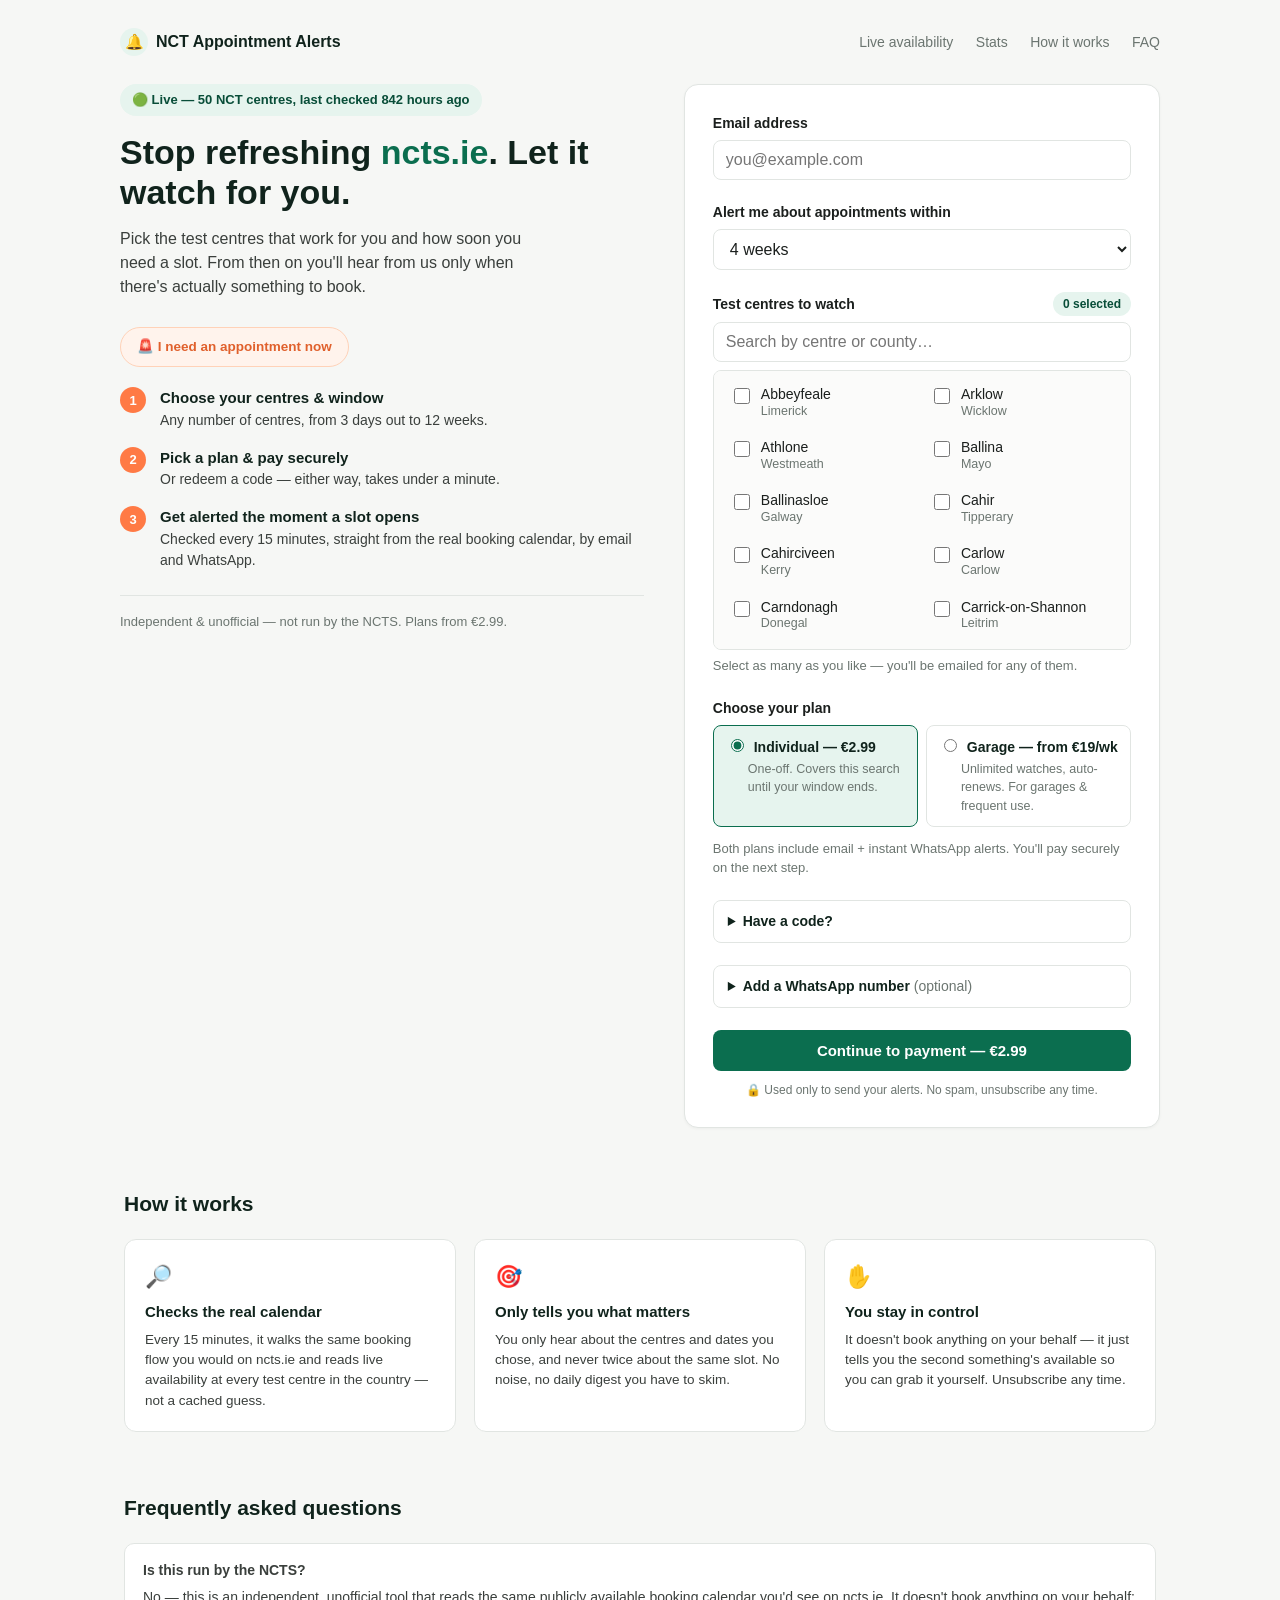
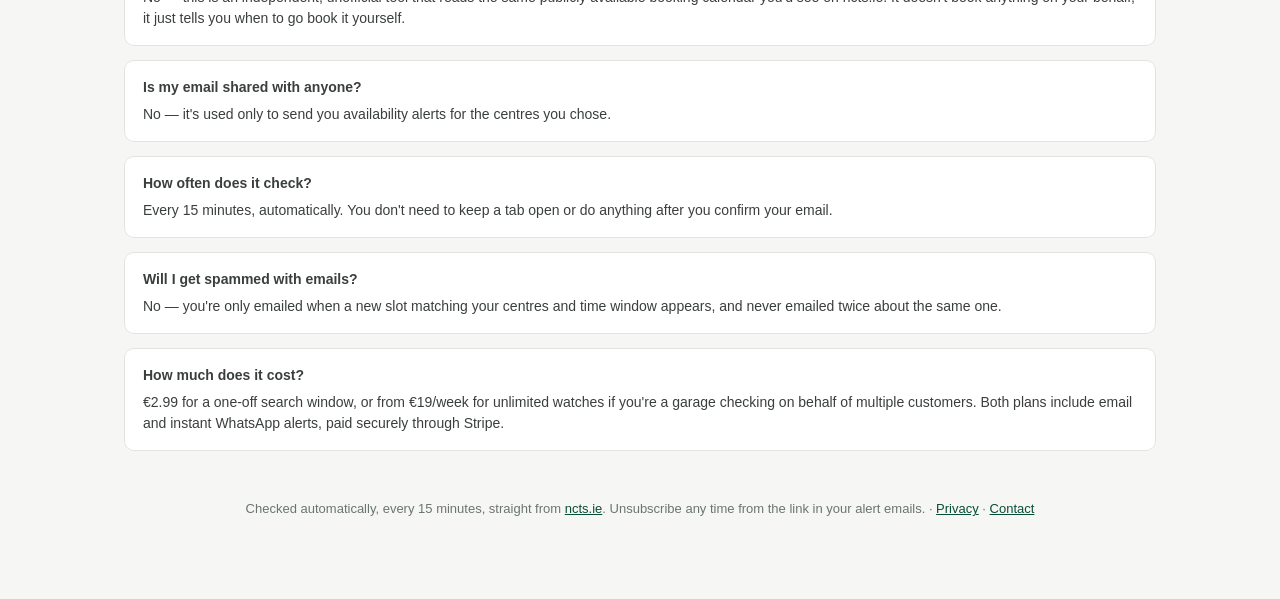
<file: docs/index.html>
<!doctype html>
<html lang="en">
<head>
  <meta charset="utf-8" />
  <meta name="viewport" content="width=device-width, initial-scale=1" />
  <meta name="description" content="NCT appointment alerts for Ireland, from €2.99. Pick your test centres and time window — we check every NCT centre every 15 minutes and email (or WhatsApp) you the moment a slot opens up." />
  <link rel="icon" href="data:image/svg+xml,%3Csvg xmlns='http://www.w3.org/2000/svg' viewBox='0 0 100 100'%3E%3Ccircle cx='50' cy='50' r='46' fill='%230b6e4f'/%3E%3Cpath d='M30 52l14 14 26-30' stroke='white' stroke-width='9' fill='none' stroke-linecap='round' stroke-linejoin='round'/%3E%3C/svg%3E" />
  <link rel="manifest" href="./manifest.json" />
  <meta name="theme-color" content="#0b6e4f" />
  <link rel="apple-touch-icon" href="./icon-192.png" />

  <!-- Social sharing preview (WhatsApp/Facebook/Twitter). -->
  <meta property="og:type" content="website" />
  <meta property="og:title" content="NCT Appointment Alerts" />
  <meta property="og:description" content="Stop refreshing ncts.ie. Pick your test centres and time window — we check every NCT centre every 15 minutes and email you the moment a slot opens up." />
  <meta property="og:url" content="https://nctsalerts.ie/" />
  <meta property="og:image" content="https://nctsalerts.ie/og-image.png" />
  <meta name="twitter:card" content="summary_large_image" />

  <title>NCT Appointment Alerts</title>
  <link rel="stylesheet" href="./style.css" />

  <!-- Cloudflare Turnstile: invisible/low-friction bot check on the signup
       form below. Free (see SETUP.md "Bot protection"). Loads async so it
       never blocks the page; if the div's data-sitekey further down is ever
       reset to a placeholder, the widget is a harmless no-op instead of an
       error. -->
  <script src="https://challenges.cloudflare.com/turnstile/v0/api.js" async defer></script>

  <script type="application/ld+json">
  {
    "@context": "https://schema.org",
    "@type": "FAQPage",
    "mainEntity": [
      {
        "@type": "Question",
        "name": "Is this run by the NCTS?",
        "acceptedAnswer": {
          "@type": "Answer",
          "text": "No — this is an independent, unofficial tool that reads the same publicly available booking calendar you'd see on ncts.ie. It doesn't book anything on your behalf; it just tells you when to go book it yourself."
        }
      },
      {
        "@type": "Question",
        "name": "Is my email shared with anyone?",
        "acceptedAnswer": {
          "@type": "Answer",
          "text": "No — it's used only to send you availability alerts for the centres you chose."
        }
      },
      {
        "@type": "Question",
        "name": "How often does it check?",
        "acceptedAnswer": {
          "@type": "Answer",
          "text": "Every 15 minutes, automatically. You don't need to keep a tab open or do anything after you confirm your email."
        }
      },
      {
        "@type": "Question",
        "name": "Will I get spammed with emails?",
        "acceptedAnswer": {
          "@type": "Answer",
          "text": "No — you're only emailed when a new slot matching your centres and time window appears, and never emailed twice about the same one."
        }
      },
      {
        "@type": "Question",
        "name": "How much does it cost?",
        "acceptedAnswer": {
          "@type": "Answer",
          "text": "€2.99 for a one-off search window, or from €19/week for unlimited watches if you're a garage checking on behalf of multiple customers. Both plans include email and instant WhatsApp alerts, paid securely through Stripe."
        }
      }
    ]
  }
  </script>
</head>
<body>
  <a class="skip-link" href="#main">Skip to content</a>
  <div class="wrap">
    <div class="brand-bar">
      <a class="brand" href="./index.html"><span class="brand-mark">🔔</span> NCT Appointment Alerts</a>
      <nav class="brand-nav">
        <a href="./availability.html">Live availability</a>
        <a href="./stats.html">Stats</a>
        <a href="#how-it-works">How it works</a>
        <a href="#faq">FAQ</a>
      </nav>
    </div>

    <main id="main">
    <section class="hero">
      <div class="hero-copy">
        <p class="eyebrow" id="liveStatus">🟢 Live — scanning every NCT centre, every 15 minutes</p>
        <h1>Stop refreshing <span class="hl">ncts.ie</span>. Let it watch for you.</h1>
        <p class="lede">
          Pick the test centres that work for you and how soon you need a
          slot. From then on you'll hear from us only when there's actually
          something to book.
        </p>
        <a href="./availability.html#urgent" class="urgent-cta">🚨 I need an appointment now</a>
        <p class="hint" id="socialProof" hidden style="margin:-14px 0 20px;"></p>

        <ol class="steps">
          <li><span class="step-num">1</span><div><strong>Choose your centres &amp; window</strong><br />Any number of centres, from 3 days out to 12 weeks.</div></li>
          <li><span class="step-num">2</span><div><strong>Pick a plan &amp; pay securely</strong><br />Or redeem a code — either way, takes under a minute.</div></li>
          <li><span class="step-num">3</span><div><strong>Get alerted the moment a slot opens</strong><br />Checked every 15 minutes, straight from the real booking calendar, by email and WhatsApp.</div></li>
        </ol>

        <p class="disclaimer">
          Independent &amp; unofficial — not run by the NCTS. Plans from €2.99.
        </p>
      </div>

      <div class="card">
        <form id="signupForm">
          <div class="field">
            <label for="email">Email address</label>
            <input type="email" id="email" name="email" required placeholder="you@example.com" />
          </div>

          <div class="field">
            <label for="daysAhead">Alert me about appointments within</label>
            <select id="daysAhead" name="daysAhead">
              <option value="3">3 days</option>
              <option value="7">1 week</option>
              <option value="10">10 days</option>
              <option value="14">2 weeks</option>
              <option value="21">3 weeks</option>
              <option value="28" selected>4 weeks</option>
              <option value="42">6 weeks</option>
              <option value="56">8 weeks</option>
              <option value="84">12 weeks</option>
            </select>
          </div>

          <div class="field">
            <div class="centre-field-head">
              <label for="centreSearch">Test centres to watch</label>
              <span class="chip" id="selectedCount">0 selected</span>
            </div>
            <input
              type="text"
              id="centreSearch"
              class="centre-search"
              placeholder="Search by centre or county…"
              autocomplete="off"
            />
            <div class="centre-grid" id="centreGrid">
              <p class="hint">Loading centres…</p>
            </div>
            <p class="hint">Select as many as you like — you'll be emailed for any of them.</p>
          </div>

          <div class="field">
            <div class="centre-field-head">
              <label>Choose your plan</label>
            </div>
            <div class="plan-options" id="planOptions">
              <label class="plan-option" for="planIndividual">
                <input type="radio" id="planIndividual" name="plan" value="individual" checked />
                <span class="plan-name">Individual — €2.99</span>
                <div class="plan-price">One-off. Covers this search until your window ends.</div>
              </label>
              <label class="plan-option" for="planGarage">
                <input type="radio" id="planGarage" name="plan" value="garage" />
                <span class="plan-name">Garage — from €19/wk</span>
                <div class="plan-price">Unlimited watches, auto-renews. For garages &amp; frequent use.</div>
              </label>
            </div>

            <div class="garage-interval-field" id="garageIntervalField" hidden>
              <div class="interval-options">
                <label class="interval-option" for="intervalWeek">
                  <input type="radio" id="intervalWeek" name="interval" value="week" checked />
                  Weekly — €19
                </label>
                <label class="interval-option" for="intervalMonth">
                  <input type="radio" id="intervalMonth" name="interval" value="month" />
                  Monthly — €49
                </label>
                <label class="interval-option" for="intervalYear">
                  <input type="radio" id="intervalYear" name="interval" value="year" />
                  Yearly — €499
                </label>
              </div>
            </div>
            <p class="hint">Both plans include email + instant WhatsApp alerts. You'll pay securely on the next step.</p>
          </div>

          <details class="code-field">
            <summary>Have a code?</summary>
            <div class="field" style="margin-top:12px;">
              <label for="compCode">Code</label>
              <input type="text" id="compCode" name="compCode" placeholder="Enter code" autocomplete="off" />
              <p class="hint">A valid code skips payment entirely — no card needed.</p>
            </div>
          </details>

          <details class="whatsapp-field">
            <summary>Add a WhatsApp number <span class="hint-inline">(optional)</span></summary>
            <div class="field" style="margin-top:12px;">
              <label for="whatsapp">WhatsApp number</label>
              <input type="tel" id="whatsapp" name="whatsapp" placeholder="+353871234567" />
              <p class="hint">Included with your plan — get an instant WhatsApp message the moment a slot opens, as well as the email.</p>
            </div>
          </details>

          <!-- Honeypot: invisible to real visitors, but a bot's form-filler
               will often fill every field it finds. If this has anything in
               it on submit, we quietly drop the request.

               Deliberately NOT named/labelled anything that resembles a
               real-world field (company, website, url, organization, name,
               phone, address, ...) — browser autofill matches on exactly
               those patterns and will silently fill a field like that from
               the visitor's saved profile data even though it's hidden
               on-screen (autofill works off the DOM, not what's rendered),
               which was tripping this for real visitors and silently
               dropping their actual signup/payment attempt. A nonsense
               name/id avoids every autofill heuristic. -->
          <div class="hp-field" aria-hidden="true">
            <label for="hpCheck">Leave this field blank</label>
            <input type="text" id="hpCheck" name="hpCheck" tabindex="-1" autocomplete="off" />
          </div>

          <!-- Cloudflare Turnstile widget. data-sitekey is a PUBLIC key, safe
               to commit here (the secret key lives only in Supabase — see
               SETUP.md). If this is ever reset to a placeholder value,
               Turnstile just renders nothing and signup_subscriber skips
               verification entirely (see its comments in
               supabase_schema.sql), so the form keeps working either way. -->
          <div class="cf-turnstile" data-sitekey="0x4AAAAAAE6PxPSysXiSIWEW"></div>

          <button type="submit" id="submitBtn">Continue to payment</button>
          <p class="privacy-note">🔒 Used only to send your alerts. No spam, unsubscribe any time.</p>
          <div class="status" id="status" role="status" aria-live="polite" aria-atomic="true"></div>
        </form>
      </div>
    </section>

    <div id="adSlot" hidden style="margin-top:28px;"></div>

    <section class="about" id="how-it-works">
      <h2>How it works</h2>
      <div class="feature-grid">
        <div class="feature">
          <div class="feature-icon">🔎</div>
          <h3>Checks the real calendar</h3>
          <p>Every 15 minutes, it walks the same booking flow you would on ncts.ie and reads live availability at every test centre in the country — not a cached guess.</p>
        </div>
        <div class="feature">
          <div class="feature-icon">🎯</div>
          <h3>Only tells you what matters</h3>
          <p>You only hear about the centres and dates you chose, and never twice about the same slot. No noise, no daily digest you have to skim.</p>
        </div>
        <div class="feature">
          <div class="feature-icon">✋</div>
          <h3>You stay in control</h3>
          <p>It doesn't book anything on your behalf — it just tells you the second something's available so you can grab it yourself. Unsubscribe any time.</p>
        </div>
      </div>
    </section>

    <section class="about" id="faq">
      <h2>Frequently asked questions</h2>
      <div class="faq-list">
        <div class="faq-item">
          <p class="faq-q">Is this run by the NCTS?</p>
          <p>No — this is an independent, unofficial tool that reads the same publicly available booking calendar you'd see on ncts.ie. It doesn't book anything on your behalf; it just tells you when to go book it yourself.</p>
        </div>
        <div class="faq-item">
          <p class="faq-q">Is my email shared with anyone?</p>
          <p>No — it's used only to send you availability alerts for the centres you chose.</p>
        </div>
        <div class="faq-item">
          <p class="faq-q">How often does it check?</p>
          <p>Every 15 minutes, automatically. You don't need to keep a tab open or do anything after you confirm your email.</p>
        </div>
        <div class="faq-item">
          <p class="faq-q">Will I get spammed with emails?</p>
          <p>No — you're only emailed when a new slot matching your centres and time window appears, and never emailed twice about the same one.</p>
        </div>
        <div class="faq-item">
          <p class="faq-q">How much does it cost?</p>
          <p>€2.99 for a one-off search window, or from €19/week for unlimited watches if you're a garage checking on behalf of multiple customers. Both plans include email and instant WhatsApp alerts, paid securely through Stripe.</p>
        </div>
      </div>
    </section>
    </main>

    <footer>
      Checked automatically, every 15 minutes, straight from <a href="https://www.ncts.ie/">ncts.ie</a>.
      Unsubscribe any time from the link in your alert emails. · <a href="./privacy.html">Privacy</a> · <a href="mailto:nctsalerts@gmail.com">Contact</a>
    </footer>
  </div>

  <script src="./config.js"></script>
  <script src="./app.js"></script>
  <script>initSignupForm(); initAds();</script>
  <!-- Cloudflare Web Analytics: cookieless page-view counting — see
       privacy.html "Cookies and ads". No visitor-level data reaches the
       website's own code; Cloudflare's beacon script reports directly to
       Cloudflare. -->
  <script type='module' src='https://static.cloudflareinsights.com/beacon.min.js' data-cf-beacon='{"token": "9e086355cf7e42c2aa451b2b8494ad18"}'></script>
</body>
</html>
</file>
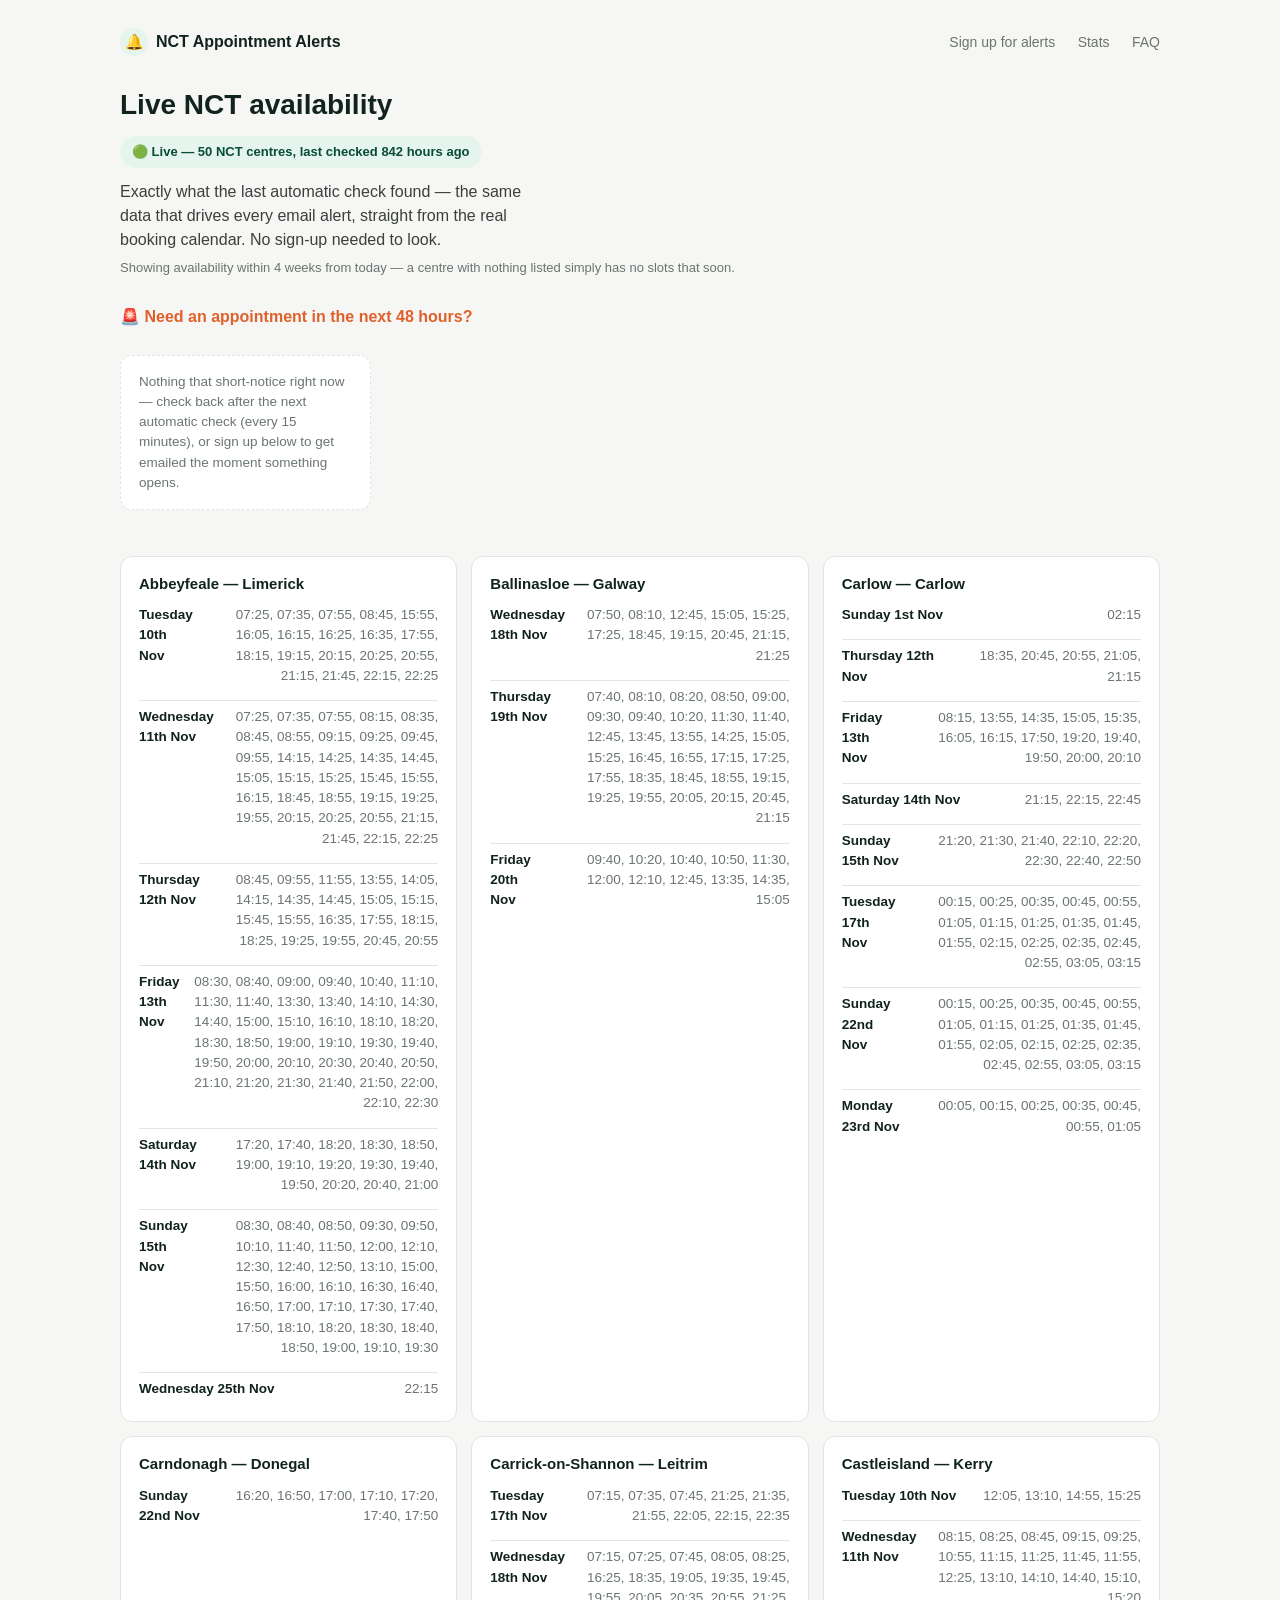
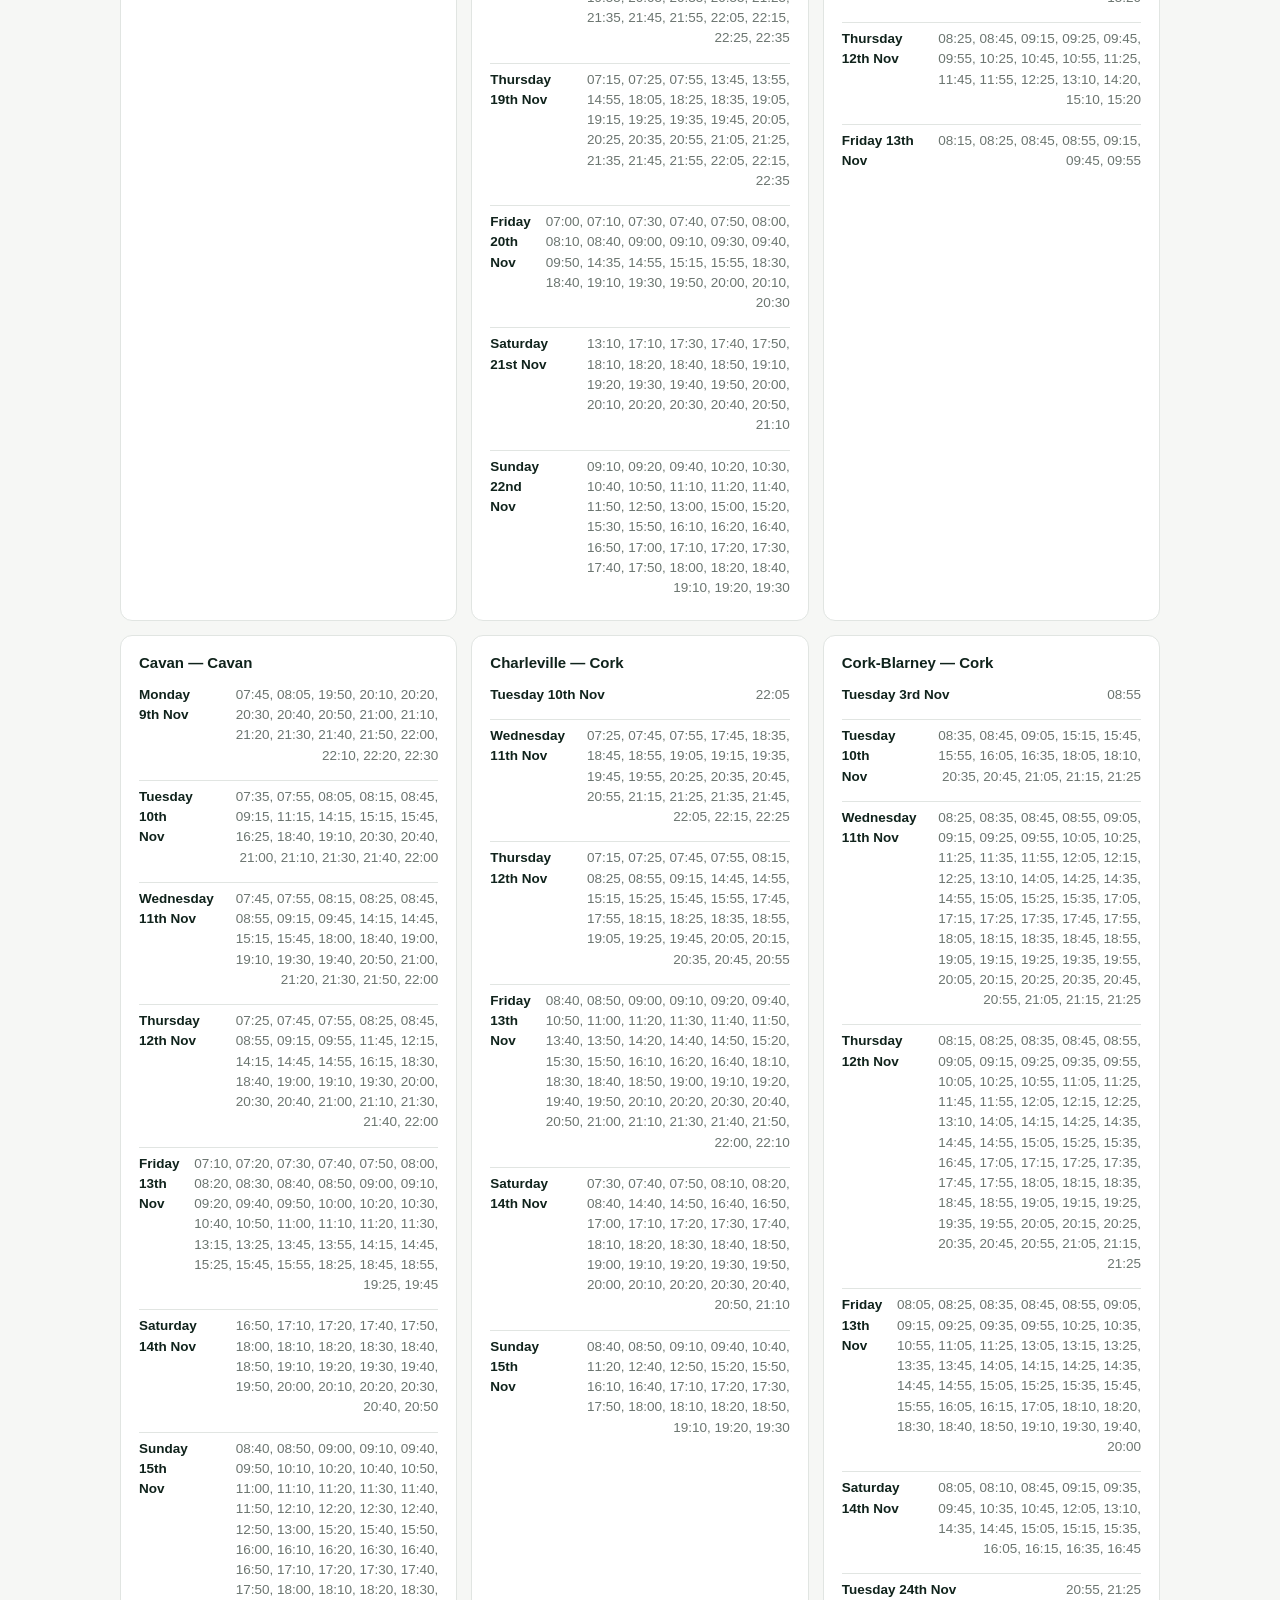
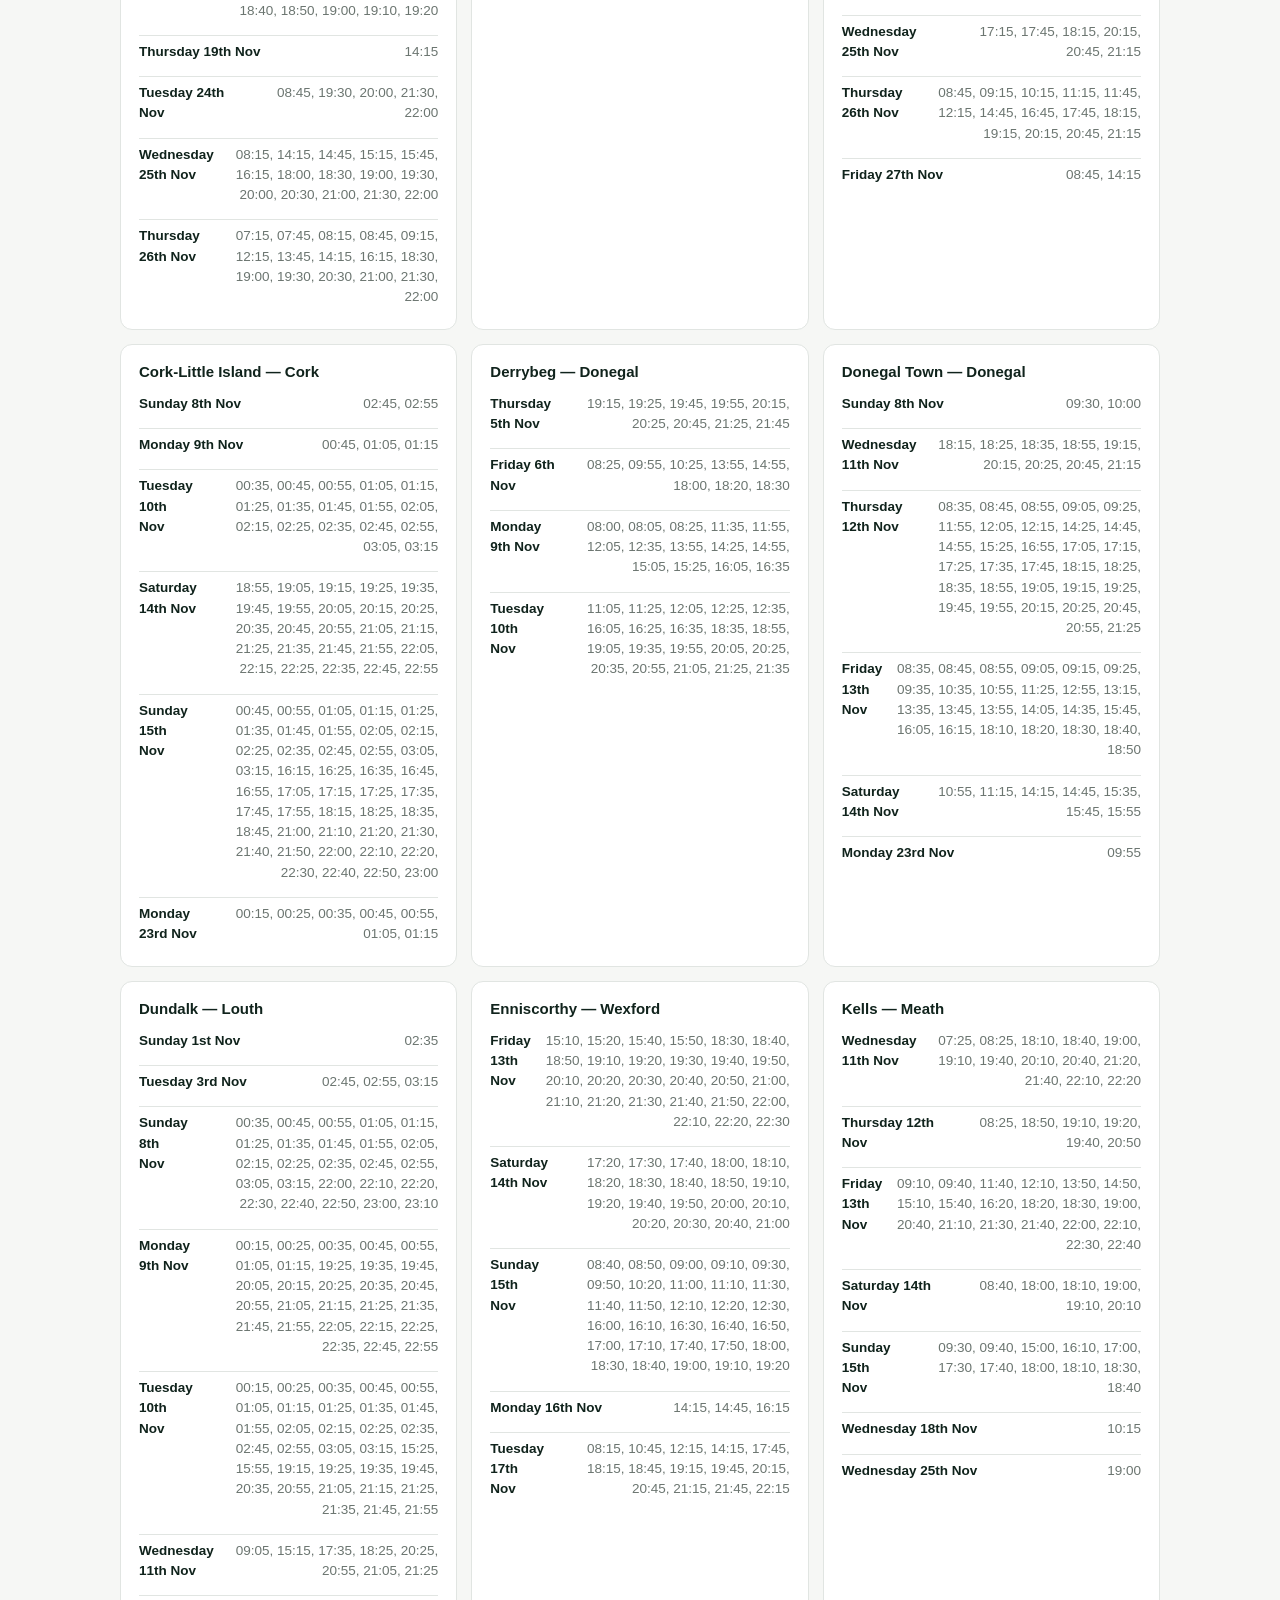
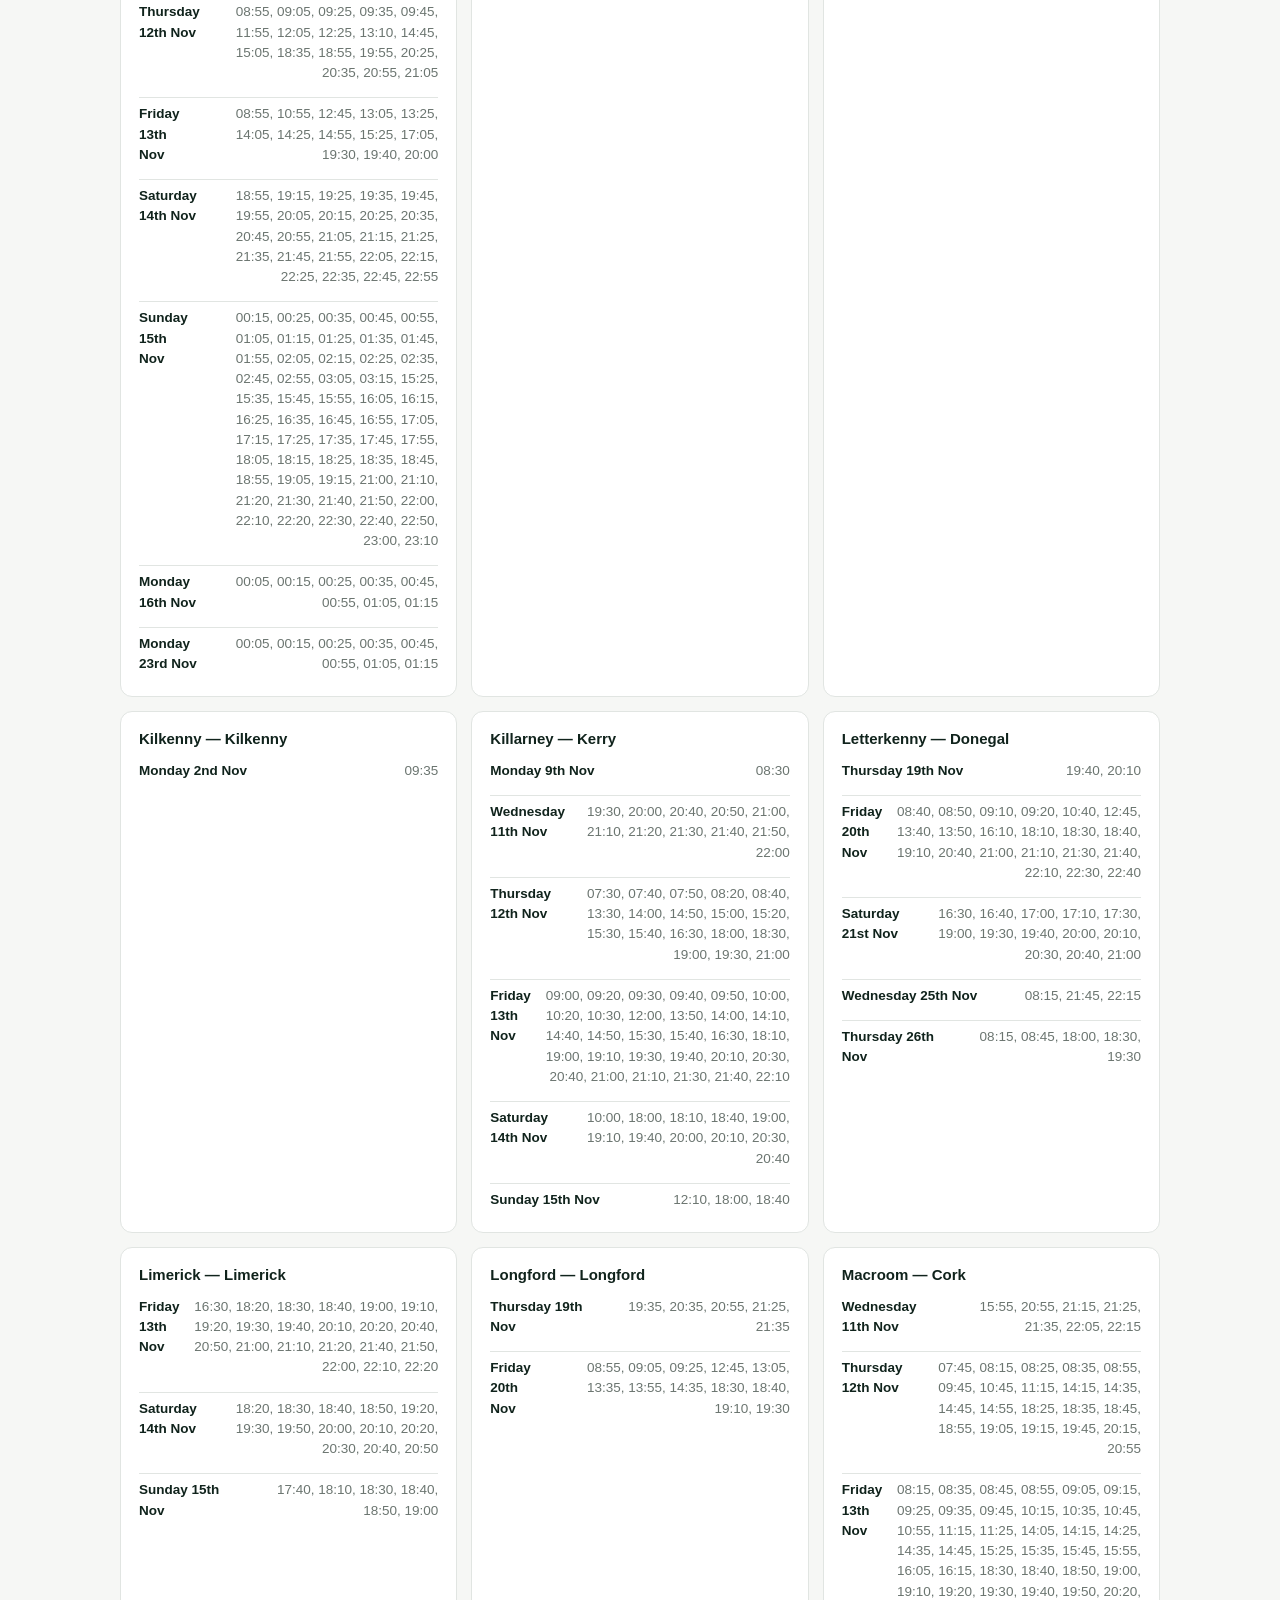
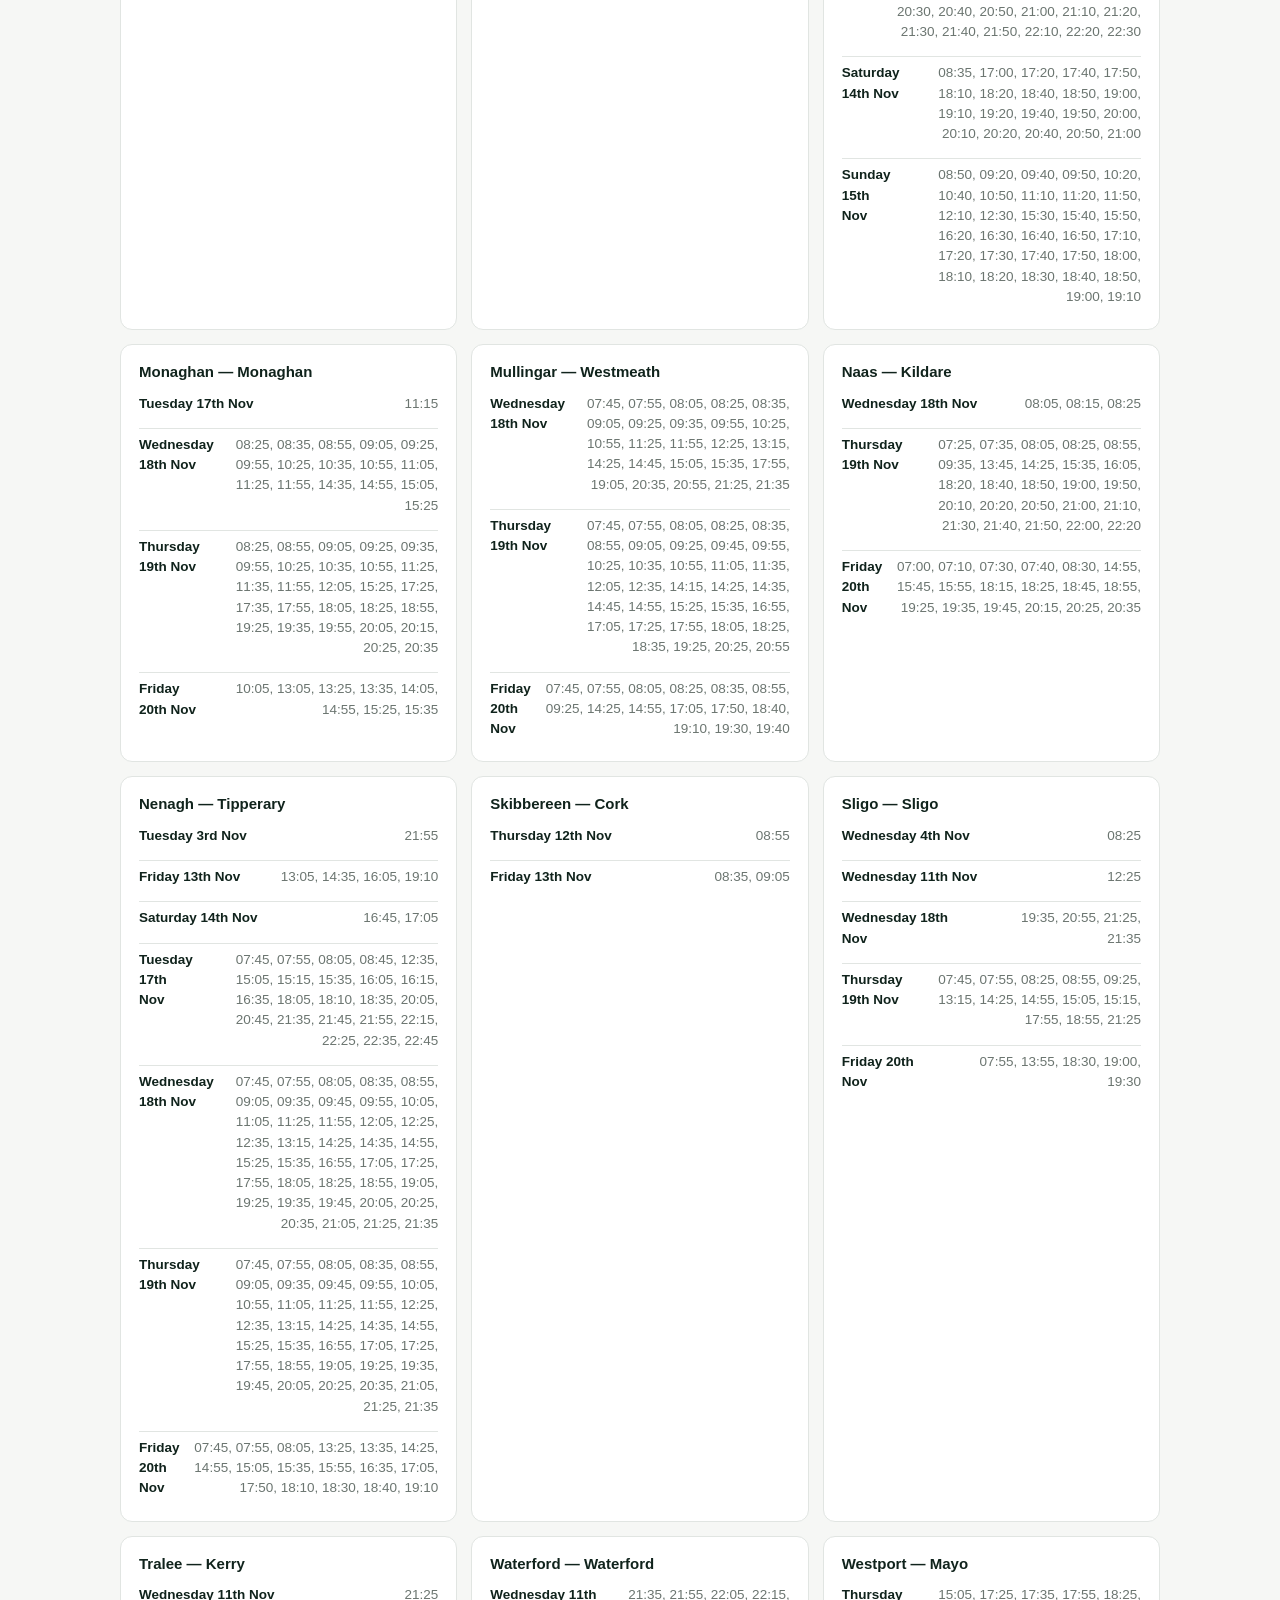
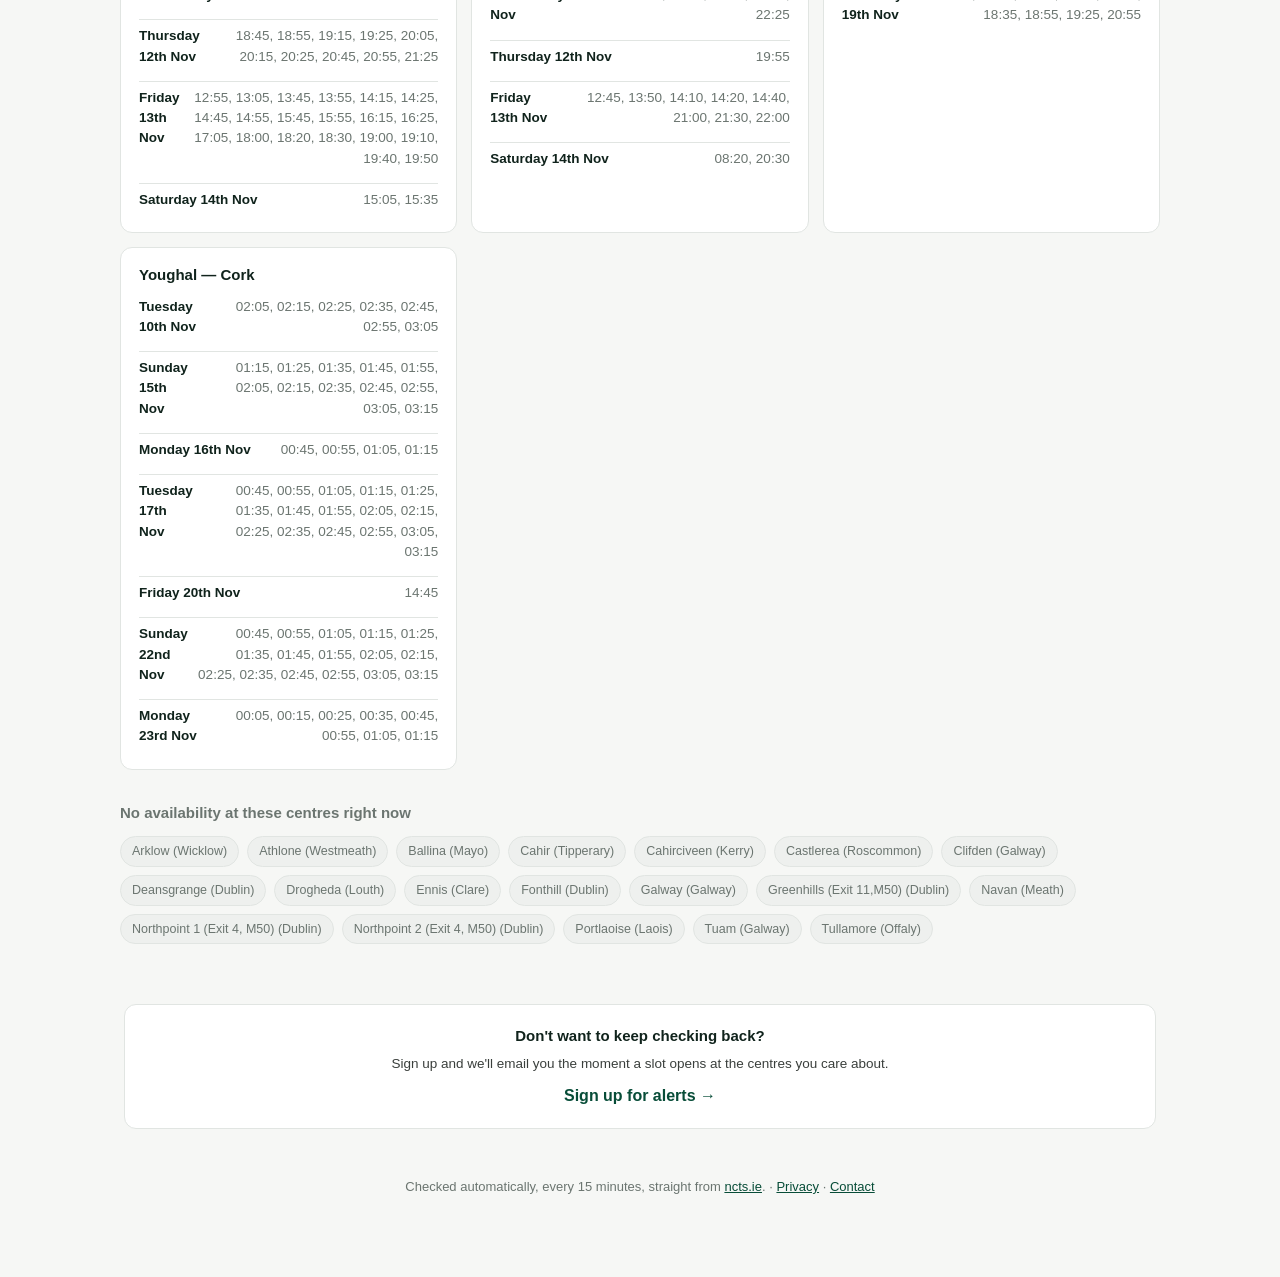
<file: docs/availability.html>
<!doctype html>
<html lang="en">
<head>
  <meta charset="utf-8" />
  <meta name="viewport" content="width=device-width, initial-scale=1" />
  <meta name="description" content="Live NCT appointment availability across every test centre in Ireland, updated every 15 minutes." />
  <link rel="icon" href="data:image/svg+xml,%3Csvg xmlns='http://www.w3.org/2000/svg' viewBox='0 0 100 100'%3E%3Ccircle cx='50' cy='50' r='46' fill='%230b6e4f'/%3E%3Cpath d='M30 52l14 14 26-30' stroke='white' stroke-width='9' fill='none' stroke-linecap='round' stroke-linejoin='round'/%3E%3C/svg%3E" />
  <link rel="manifest" href="./manifest.json" />
  <meta name="theme-color" content="#0b6e4f" />
  <link rel="apple-touch-icon" href="./icon-192.png" />
  <title>Live NCT Availability</title>
  <link rel="stylesheet" href="./style.css" />
</head>
<body>
  <a class="skip-link" href="#main">Skip to content</a>
  <div class="wrap">
    <div class="brand-bar">
      <a class="brand" href="./index.html"><span class="brand-mark">🔔</span> NCT Appointment Alerts</a>
      <nav class="brand-nav">
        <a href="./index.html">Sign up for alerts</a>
        <a href="./stats.html">Stats</a>
        <a href="./index.html#faq">FAQ</a>
      </nav>
    </div>

    <main id="main">
    <header class="avail-header">
      <h1>Live NCT availability</h1>
      <p class="eyebrow" id="liveStatus">🟢 Loading…</p>
      <p class="lede">
        Exactly what the last automatic check found — the same data that
        drives every email alert, straight from the real booking calendar.
        No sign-up needed to look.
      </p>
      <p class="hint" id="windowNote"></p>
    </header>

    <section id="urgent" class="urgent-section">
      <h2 class="urgent-heading">🚨 Need an appointment in the next 48 hours?</h2>
      <div id="urgentList" class="urgent-list">
        <p class="hint">Loading…</p>
      </div>
    </section>

    <div id="availabilityList" class="avail-list">
      <p class="hint">Loading latest results…</p>
    </div>

    <div id="noAvailSection" hidden>
      <h2 class="no-avail-heading">No availability at these centres right now</h2>
      <div id="noAvailList" class="no-avail-pills"></div>
    </div>

    <section class="about">
      <div class="feature" style="text-align:center;">
        <h3>Don't want to keep checking back?</h3>
        <p>Sign up and we'll email you the moment a slot opens at the centres you care about.</p>
        <a href="./index.html" class="cta-link">Sign up for alerts →</a>
      </div>
    </section>
    </main>

    <footer>
      Checked automatically, every 15 minutes, straight from <a href="https://www.ncts.ie/">ncts.ie</a>. · <a href="./privacy.html">Privacy</a> · <a href="mailto:nctsalerts@gmail.com">Contact</a>
    </footer>
  </div>

  <script src="./app.js"></script>
  <script>initAvailabilityPage();</script>
  <!-- Cloudflare Web Analytics — see privacy.html "Cookies and ads". -->
  <script type='module' src='https://static.cloudflareinsights.com/beacon.min.js' data-cf-beacon='{"token": "9e086355cf7e42c2aa451b2b8494ad18"}'></script>
</body>
</html>
</file>
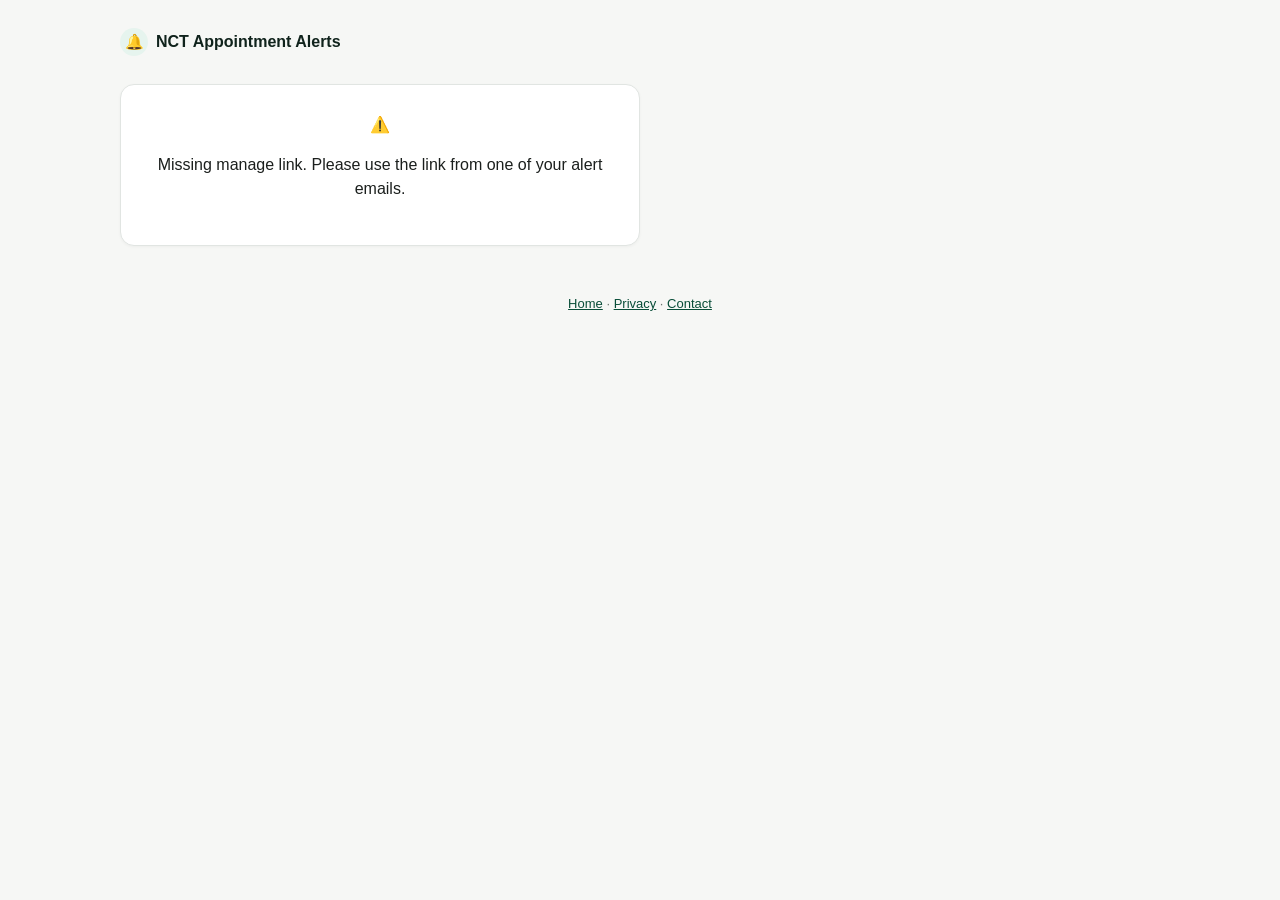
<file: docs/manage.html>
<!doctype html>
<html lang="en">
<head>
  <meta charset="utf-8" />
  <meta name="viewport" content="width=device-width, initial-scale=1" />
  <meta name="robots" content="noindex" />
  <link rel="icon" href="data:image/svg+xml,%3Csvg xmlns='http://www.w3.org/2000/svg' viewBox='0 0 100 100'%3E%3Ccircle cx='50' cy='50' r='46' fill='%230b6e4f'/%3E%3Cpath d='M30 52l14 14 26-30' stroke='white' stroke-width='9' fill='none' stroke-linecap='round' stroke-linejoin='round'/%3E%3C/svg%3E" />
  <title>Manage your alerts — NCT Appointment Alerts</title>
  <link rel="stylesheet" href="./style.css" />
</head>
<body>
  <div class="wrap">
    <div class="brand-bar">
      <a class="brand" href="./index.html"><span class="brand-mark">🔔</span> NCT Appointment Alerts</a>
    </div>

    <div id="tokenError" class="card" hidden style="max-width:520px;text-align:center;">
      <div class="icon">⚠️</div>
      <p id="tokenErrorText">Missing or expired link. Please use the manage link from one of your alert emails.</p>
    </div>

    <div id="manageWrap" hidden>
      <h1 style="font-size:24px;margin:0 0 6px;color:var(--ink);">Manage your alerts</h1>
      <p class="hint" id="manageEmail" style="margin-bottom:22px;"></p>

      <div class="card" style="max-width:640px;">
        <form id="manageForm">
          <div class="field">
            <label for="daysAhead">Alert me about appointments within</label>
            <select id="daysAhead" name="daysAhead">
              <option value="3">3 days</option>
              <option value="7">1 week</option>
              <option value="10">10 days</option>
              <option value="14">2 weeks</option>
              <option value="21">3 weeks</option>
              <option value="28">4 weeks</option>
              <option value="42">6 weeks</option>
              <option value="56">8 weeks</option>
              <option value="84">12 weeks</option>
            </select>
          </div>

          <div class="field">
            <div class="centre-field-head">
              <label for="centreSearch">Test centres to watch</label>
              <span class="chip" id="selectedCount">0 selected</span>
            </div>
            <input
              type="text"
              id="centreSearch"
              class="centre-search"
              placeholder="Search by centre or county…"
              autocomplete="off"
            />
            <div class="centre-grid" id="centreGrid">
              <p class="hint">Loading centres…</p>
            </div>
            <p class="hint">Select as many as you like — you'll be emailed for any of them.</p>
          </div>

          <details class="whatsapp-field">
            <summary>WhatsApp number <span class="hint-inline">(optional, for the upcoming paid plan)</span></summary>
            <div class="field" style="margin-top:12px;">
              <label for="whatsapp">WhatsApp number</label>
              <input type="tel" id="whatsapp" name="whatsapp" placeholder="+353871234567" />
            </div>
          </details>

          <button type="submit">Save changes</button>
          <div class="status" id="status" role="status" aria-live="polite" aria-atomic="true"></div>
        </form>
      </div>

      <p class="hint" style="margin-top:18px;">
        Want to stop alerts entirely instead? <a id="unsubLink" href="#">Unsubscribe</a>.
      </p>
    </div>

    <footer>
      <a href="./index.html">Home</a> · <a href="./privacy.html">Privacy</a> · <a href="mailto:nctsalerts@gmail.com">Contact</a>
    </footer>
  </div>

  <script src="./config.js"></script>
  <script src="./app.js"></script>
  <script>initManagePage();</script>
  <!-- Cloudflare Web Analytics — see privacy.html "Cookies and ads". -->
  <script type='module' src='https://static.cloudflareinsights.com/beacon.min.js' data-cf-beacon='{"token": "9e086355cf7e42c2aa451b2b8494ad18"}'></script>
</body>
</html>
</file>
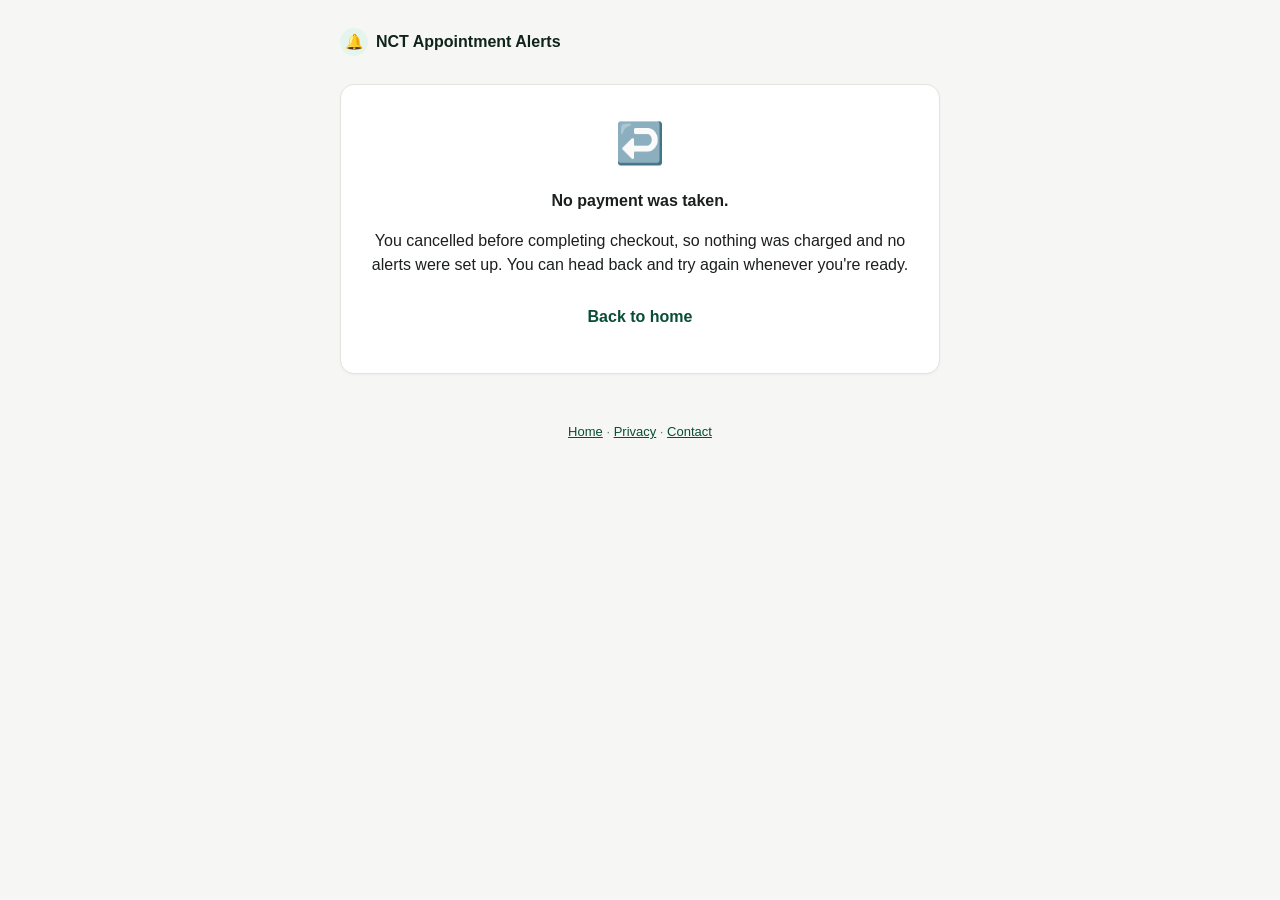
<file: docs/payment-cancelled.html>
<!doctype html>
<html lang="en">
<head>
  <meta charset="utf-8" />
  <meta name="viewport" content="width=device-width, initial-scale=1" />
  <meta name="robots" content="noindex" />
  <link rel="icon" href="data:image/svg+xml,%3Csvg xmlns='http://www.w3.org/2000/svg' viewBox='0 0 100 100'%3E%3Ccircle cx='50' cy='50' r='46' fill='%230b6e4f'/%3E%3Cpath d='M30 52l14 14 26-30' stroke='white' stroke-width='9' fill='none' stroke-linecap='round' stroke-linejoin='round'/%3E%3C/svg%3E" />
  <title>Payment cancelled — NCT Appointment Alerts</title>
  <link rel="stylesheet" href="./style.css" />
</head>
<body class="status-page">
  <div class="wrap">
    <div class="brand-bar">
      <a class="brand" href="./index.html"><span class="brand-mark">🔔</span> NCT Appointment Alerts</a>
    </div>
    <div class="card">
      <div class="icon">↩️</div>
      <p><strong>No payment was taken.</strong></p>
      <p>You cancelled before completing checkout, so nothing was charged and no alerts were set up. You can head back and try again whenever you're ready.</p>
      <p style="margin-top:18px;"><a href="./index.html" class="cta-link">Back to home</a></p>
    </div>
    <footer><a href="./index.html">Home</a> · <a href="./privacy.html">Privacy</a> · <a href="mailto:nctsalerts@gmail.com">Contact</a></footer>
  </div>

  <!-- Cloudflare Web Analytics — see privacy.html "Cookies and ads". -->
  <script type='module' src='https://static.cloudflareinsights.com/beacon.min.js' data-cf-beacon='{"token": "9e086355cf7e42c2aa451b2b8494ad18"}'></script>
</body>
</html>
</file>
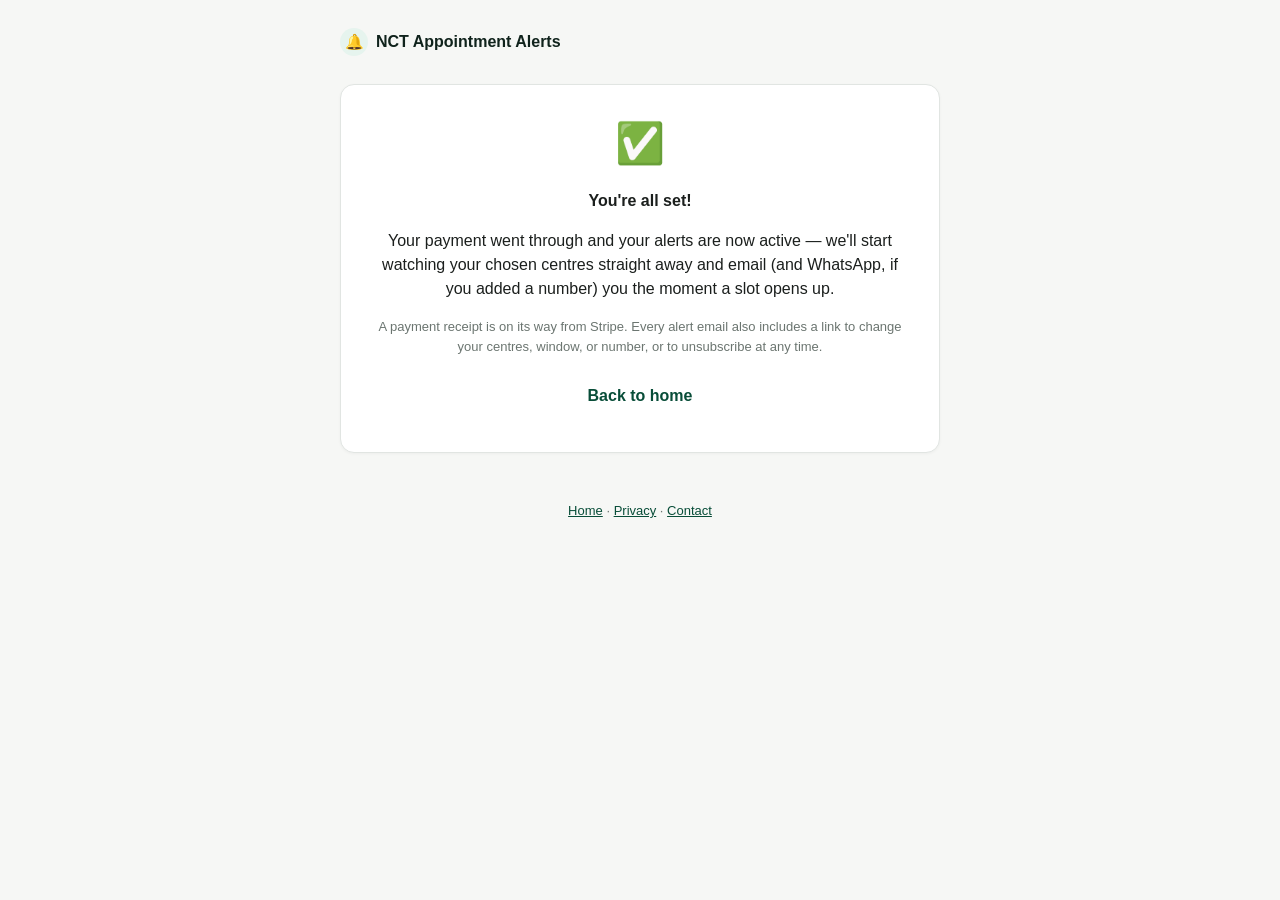
<file: docs/payment-success.html>
<!doctype html>
<html lang="en">
<head>
  <meta charset="utf-8" />
  <meta name="viewport" content="width=device-width, initial-scale=1" />
  <meta name="robots" content="noindex" />
  <link rel="icon" href="data:image/svg+xml,%3Csvg xmlns='http://www.w3.org/2000/svg' viewBox='0 0 100 100'%3E%3Ccircle cx='50' cy='50' r='46' fill='%230b6e4f'/%3E%3Cpath d='M30 52l14 14 26-30' stroke='white' stroke-width='9' fill='none' stroke-linecap='round' stroke-linejoin='round'/%3E%3C/svg%3E" />
  <title>Payment successful — NCT Appointment Alerts</title>
  <link rel="stylesheet" href="./style.css" />
</head>
<body class="status-page">
  <div class="wrap">
    <div class="brand-bar">
      <a class="brand" href="./index.html"><span class="brand-mark">🔔</span> NCT Appointment Alerts</a>
    </div>
    <div class="card">
      <div class="icon">✅</div>
      <p><strong>You're all set!</strong></p>
      <p>Your payment went through and your alerts are now active — we'll start watching your chosen centres straight away and email (and WhatsApp, if you added a number) you the moment a slot opens up.</p>
      <p class="hint">A payment receipt is on its way from Stripe. Every alert email also includes a link to change your centres, window, or number, or to unsubscribe at any time.</p>
      <p style="margin-top:18px;"><a href="./index.html" class="cta-link">Back to home</a></p>
    </div>
    <footer><a href="./index.html">Home</a> · <a href="./privacy.html">Privacy</a> · <a href="mailto:nctsalerts@gmail.com">Contact</a></footer>
  </div>

  <!-- Cloudflare Web Analytics — see privacy.html "Cookies and ads". -->
  <script type='module' src='https://static.cloudflareinsights.com/beacon.min.js' data-cf-beacon='{"token": "9e086355cf7e42c2aa451b2b8494ad18"}'></script>
</body>
</html>
</file>
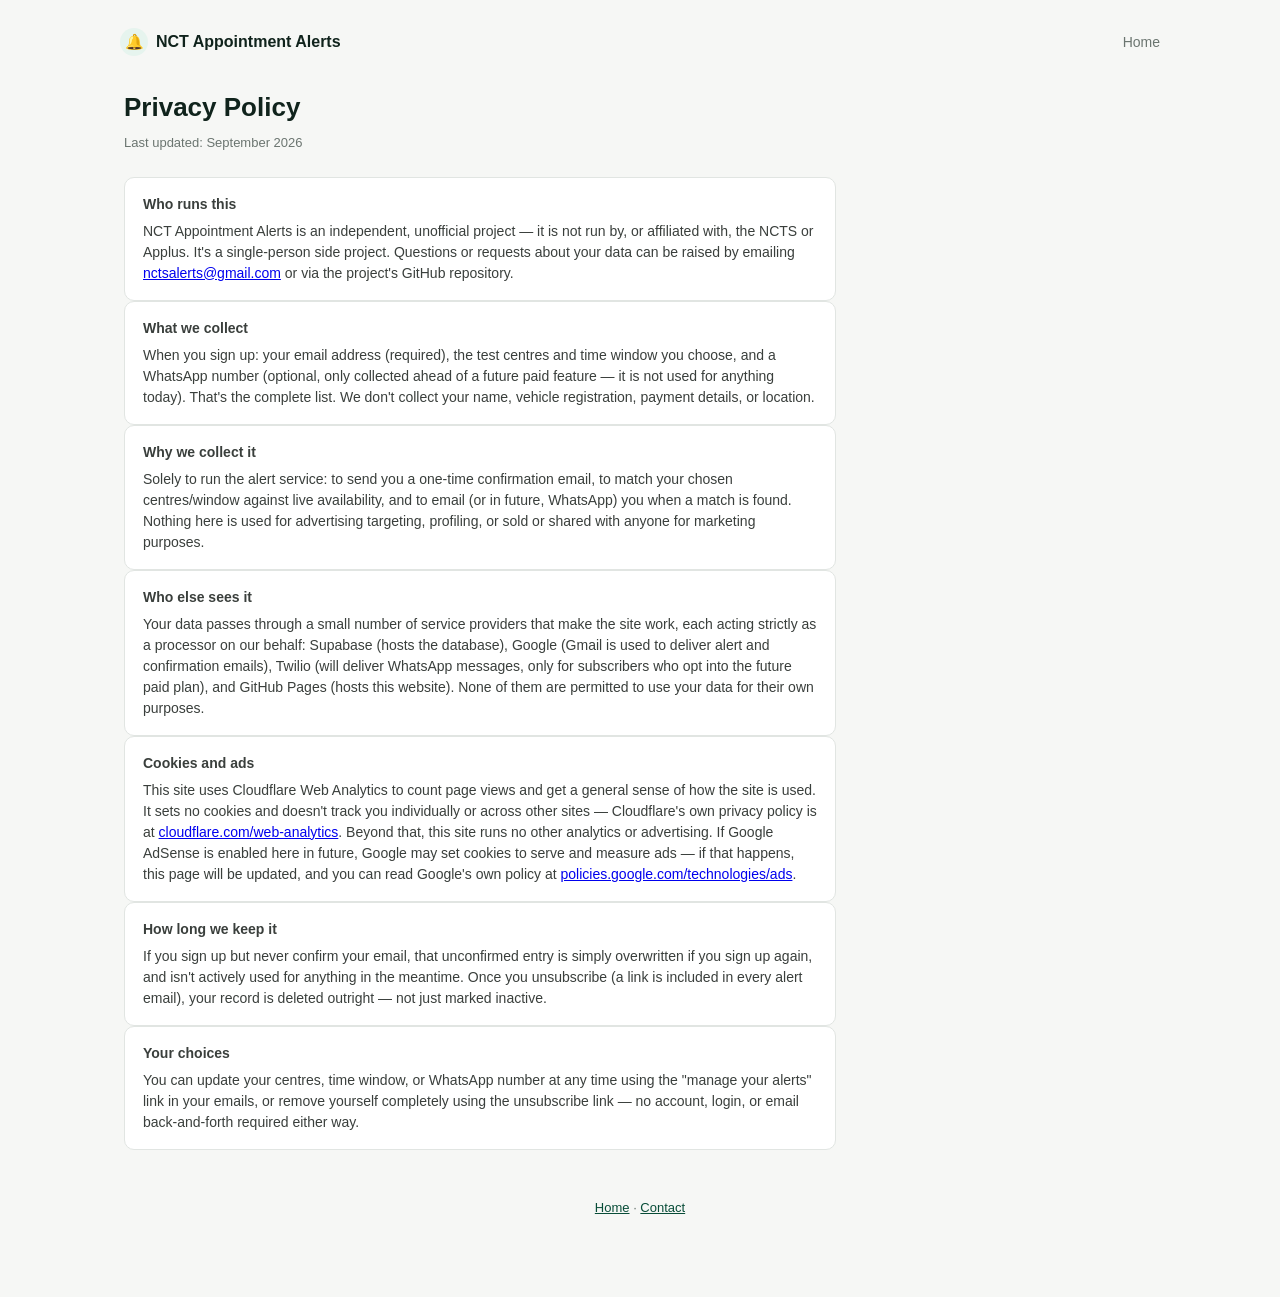
<file: docs/privacy.html>
<!doctype html>
<html lang="en">
<head>
  <meta charset="utf-8" />
  <meta name="viewport" content="width=device-width, initial-scale=1" />
  <meta name="description" content="Privacy policy for NCT Appointment Alerts — what data is collected, why, and how to remove it." />
  <link rel="icon" href="data:image/svg+xml,%3Csvg xmlns='http://www.w3.org/2000/svg' viewBox='0 0 100 100'%3E%3Ccircle cx='50' cy='50' r='46' fill='%230b6e4f'/%3E%3Cpath d='M30 52l14 14 26-30' stroke='white' stroke-width='9' fill='none' stroke-linecap='round' stroke-linejoin='round'/%3E%3C/svg%3E" />
  <title>Privacy Policy — NCT Appointment Alerts</title>
  <link rel="stylesheet" href="./style.css" />
</head>
<body>
  <div class="wrap">
    <div class="brand-bar">
      <a class="brand" href="./index.html"><span class="brand-mark">🔔</span> NCT Appointment Alerts</a>
      <nav class="brand-nav">
        <a href="./index.html">Home</a>
      </nav>
    </div>

    <section class="about" style="margin-top:0;max-width:720px;">
      <h1 style="font-size:26px;margin:0 0 6px;color:var(--ink);">Privacy Policy</h1>
      <p class="hint" style="margin-bottom:24px;">Last updated: September 2026</p>

      <div class="faq-item">
        <p class="faq-q">Who runs this</p>
        <p>NCT Appointment Alerts is an independent, unofficial project — it is not run by, or affiliated with, the NCTS or Applus. It's a single-person side project. Questions or requests about your data can be raised by emailing <a href="mailto:nctsalerts@gmail.com">nctsalerts@gmail.com</a> or via the project's GitHub repository.</p>
      </div>

      <div class="faq-item">
        <p class="faq-q">What we collect</p>
        <p>When you sign up: your email address (required), the test centres and time window you choose, and a WhatsApp number (optional, only collected ahead of a future paid feature — it is not used for anything today). That's the complete list. We don't collect your name, vehicle registration, payment details, or location.</p>
      </div>

      <div class="faq-item">
        <p class="faq-q">Why we collect it</p>
        <p>Solely to run the alert service: to send you a one-time confirmation email, to match your chosen centres/window against live availability, and to email (or in future, WhatsApp) you when a match is found. Nothing here is used for advertising targeting, profiling, or sold or shared with anyone for marketing purposes.</p>
      </div>

      <div class="faq-item">
        <p class="faq-q">Who else sees it</p>
        <p>Your data passes through a small number of service providers that make the site work, each acting strictly as a processor on our behalf: Supabase (hosts the database), Google (Gmail is used to deliver alert and confirmation emails), Twilio (will deliver WhatsApp messages, only for subscribers who opt into the future paid plan), and GitHub Pages (hosts this website). None of them are permitted to use your data for their own purposes.</p>
      </div>

      <div class="faq-item">
        <p class="faq-q">Cookies and ads</p>
        <p>This site uses Cloudflare Web Analytics to count page views and get a general sense of how the site is used. It sets no cookies and doesn't track you individually or across other sites — Cloudflare's own privacy policy is at <a href="https://www.cloudflare.com/web-analytics/" target="_blank" rel="noopener">cloudflare.com/web-analytics</a>. Beyond that, this site runs no other analytics or advertising. If Google AdSense is enabled here in future, Google may set cookies to serve and measure ads — if that happens, this page will be updated, and you can read Google's own policy at <a href="https://policies.google.com/technologies/ads" target="_blank" rel="noopener">policies.google.com/technologies/ads</a>.</p>
      </div>

      <div class="faq-item">
        <p class="faq-q">How long we keep it</p>
        <p>If you sign up but never confirm your email, that unconfirmed entry is simply overwritten if you sign up again, and isn't actively used for anything in the meantime. Once you unsubscribe (a link is included in every alert email), your record is deleted outright — not just marked inactive.</p>
      </div>

      <div class="faq-item">
        <p class="faq-q">Your choices</p>
        <p>You can update your centres, time window, or WhatsApp number at any time using the "manage your alerts" link in your emails, or remove yourself completely using the unsubscribe link — no account, login, or email back-and-forth required either way.</p>
      </div>
    </section>

    <footer>
      <a href="./index.html">Home</a> · <a href="mailto:nctsalerts@gmail.com">Contact</a>
    </footer>
  </div>

  <!-- Cloudflare Web Analytics — see "Cookies and ads" above. -->
  <script type='module' src='https://static.cloudflareinsights.com/beacon.min.js' data-cf-beacon='{"token": "9e086355cf7e42c2aa451b2b8494ad18"}'></script>
</body>
</html>
</file>
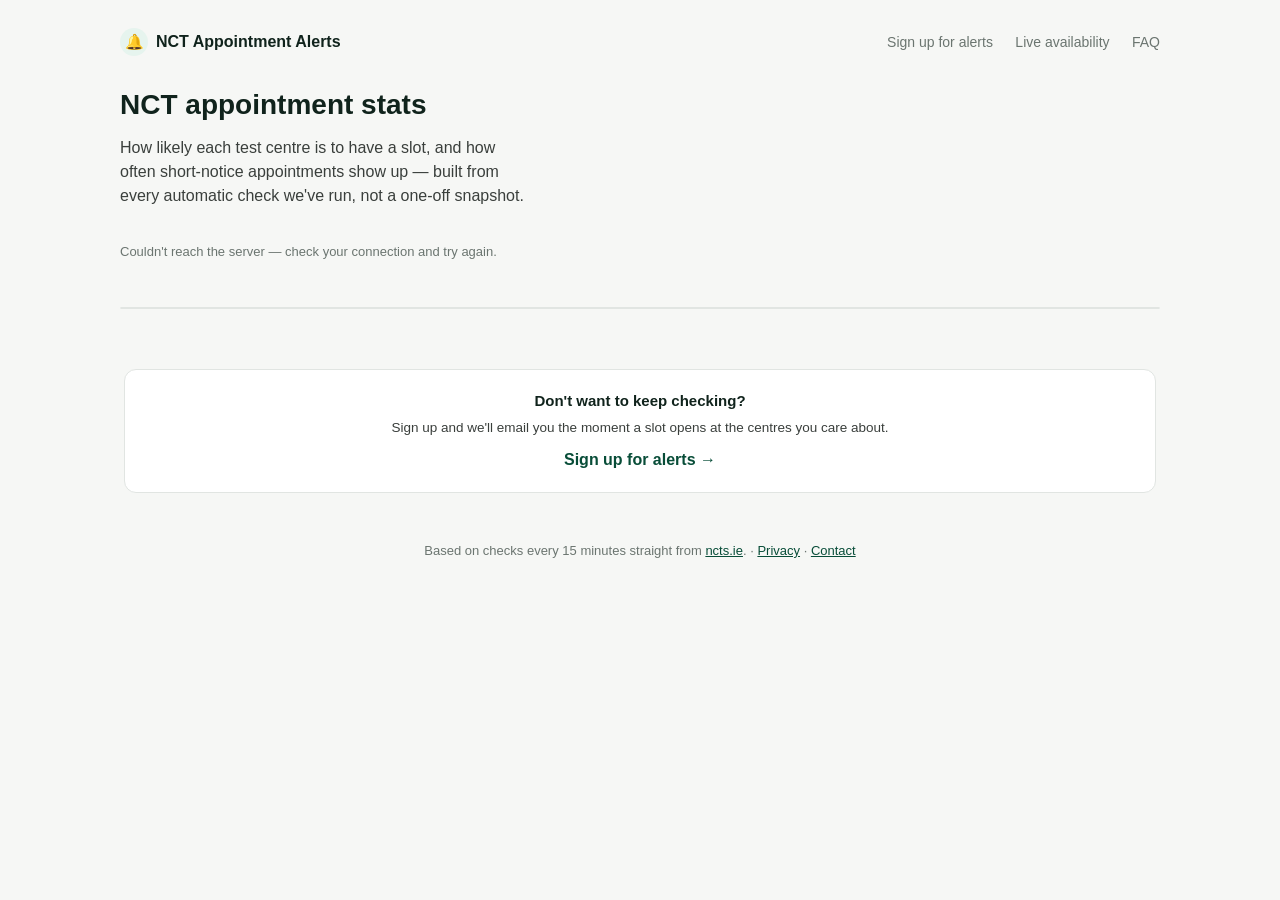
<file: docs/stats.html>
<!doctype html>
<html lang="en">
<head>
  <meta charset="utf-8" />
  <meta name="viewport" content="width=device-width, initial-scale=1" />
  <meta name="description" content="How likely each Irish NCT test centre is to have an appointment available, and how often short-notice slots come up, based on real checks every 15 minutes." />
  <link rel="icon" href="data:image/svg+xml,%3Csvg xmlns='http://www.w3.org/2000/svg' viewBox='0 0 100 100'%3E%3Ccircle cx='50' cy='50' r='46' fill='%230b6e4f'/%3E%3Cpath d='M30 52l14 14 26-30' stroke='white' stroke-width='9' fill='none' stroke-linecap='round' stroke-linejoin='round'/%3E%3C/svg%3E" />
  <link rel="manifest" href="./manifest.json" />
  <meta name="theme-color" content="#0b6e4f" />
  <link rel="apple-touch-icon" href="./icon-192.png" />
  <title>NCT Appointment Stats</title>
  <link rel="stylesheet" href="./style.css" />
</head>
<body>
  <a class="skip-link" href="#main">Skip to content</a>
  <div class="wrap">
    <div class="brand-bar">
      <a class="brand" href="./index.html"><span class="brand-mark">🔔</span> NCT Appointment Alerts</a>
      <nav class="brand-nav">
        <a href="./index.html">Sign up for alerts</a>
        <a href="./availability.html">Live availability</a>
        <a href="./index.html#faq">FAQ</a>
      </nav>
    </div>

    <main id="main">
    <header class="avail-header">
      <h1>NCT appointment stats</h1>
      <p class="lede">
        How likely each test centre is to have a slot, and how often
        short-notice appointments show up — built from every automatic check
        we've run, not a one-off snapshot.
      </p>
    </header>

    <div id="statsNote" class="stats-note" hidden></div>

    <div id="statsSummary" class="stats-summary">
      <p class="hint">Loading stats…</p>
    </div>

    <p class="swipe-hint">↔ Swipe the table sideways to see wait times and check counts</p>
    <div id="statsTableWrap" class="stats-table-wrap"></div>

    <section class="about" style="text-align:center;">
      <div class="feature">
        <h3>Don't want to keep checking?</h3>
        <p>Sign up and we'll email you the moment a slot opens at the centres you care about.</p>
        <a href="./index.html" class="cta-link">Sign up for alerts →</a>
      </div>
    </section>
    </main>

    <footer>
      Based on checks every 15 minutes straight from <a href="https://www.ncts.ie/">ncts.ie</a>. · <a href="./privacy.html">Privacy</a> · <a href="mailto:nctsalerts@gmail.com">Contact</a>
    </footer>
  </div>

  <script src="./config.js"></script>
  <script src="./app.js"></script>
  <script>initStatsPage();</script>
  <!-- Cloudflare Web Analytics — see privacy.html "Cookies and ads". -->
  <script type='module' src='https://static.cloudflareinsights.com/beacon.min.js' data-cf-beacon='{"token": "9e086355cf7e42c2aa451b2b8494ad18"}'></script>
</body>
</html>
</file>
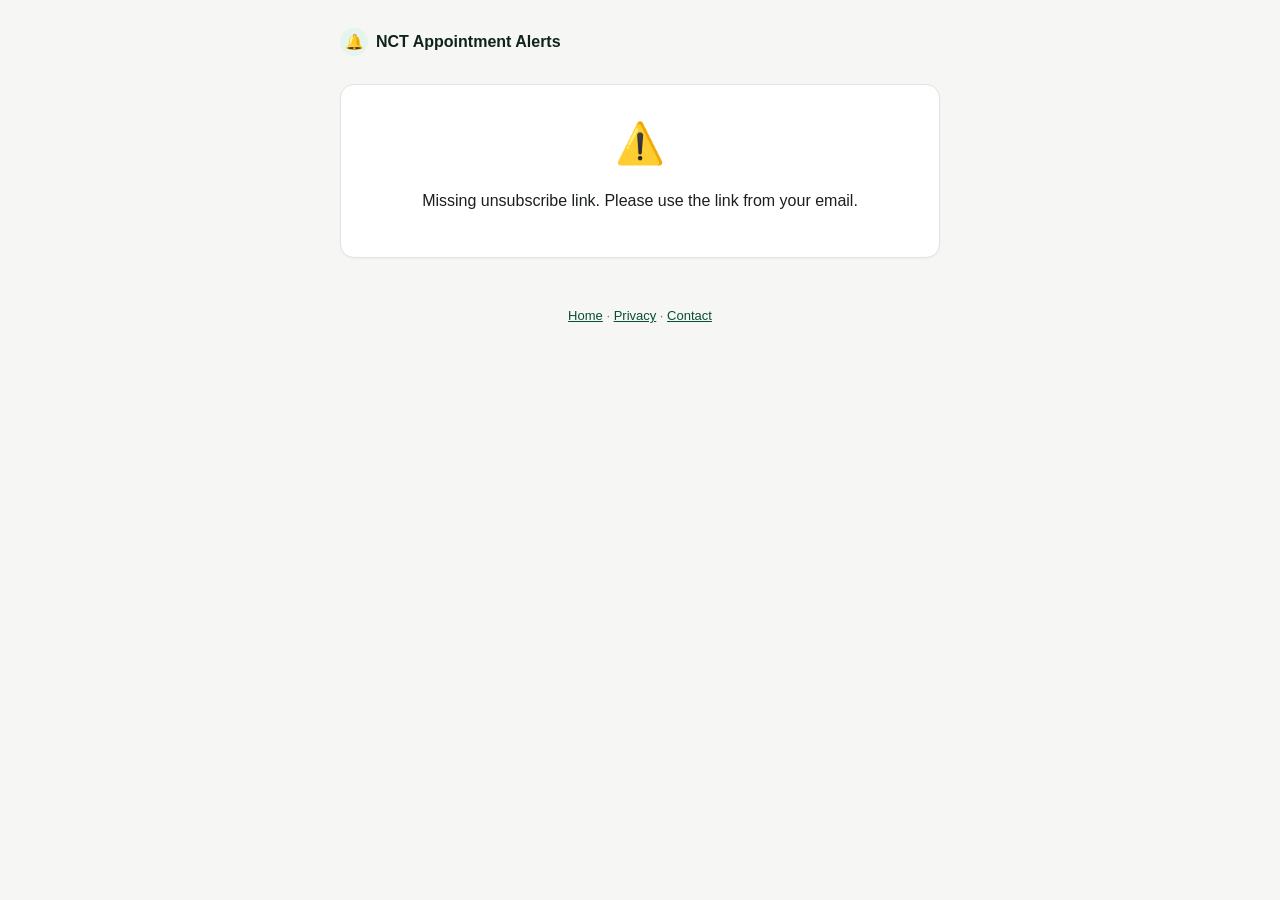
<file: docs/unsubscribe.html>
<!doctype html>
<html lang="en">
<head>
  <meta charset="utf-8" />
  <meta name="viewport" content="width=device-width, initial-scale=1" />
  <meta name="robots" content="noindex" />
  <link rel="icon" href="data:image/svg+xml,%3Csvg xmlns='http://www.w3.org/2000/svg' viewBox='0 0 100 100'%3E%3Ccircle cx='50' cy='50' r='46' fill='%230b6e4f'/%3E%3Cpath d='M30 52l14 14 26-30' stroke='white' stroke-width='9' fill='none' stroke-linecap='round' stroke-linejoin='round'/%3E%3C/svg%3E" />
  <title>Unsubscribe — NCT Appointment Alerts</title>
  <link rel="stylesheet" href="./style.css" />
</head>
<body class="status-page">
  <div class="wrap">
    <div class="brand-bar">
      <a class="brand" href="./index.html"><span class="brand-mark">🔔</span> NCT Appointment Alerts</a>
    </div>
    <div class="card" id="result">
      <div class="icon">⏳</div>
      <p>Loading…</p>
    </div>
    <footer><a href="./index.html">Home</a> · <a href="./privacy.html">Privacy</a> · <a href="mailto:nctsalerts@gmail.com">Contact</a></footer>
  </div>

  <script src="./config.js"></script>
  <script src="./app.js"></script>
  <script>initUnsubscribePage();</script>
  <!-- Cloudflare Web Analytics — see privacy.html "Cookies and ads". -->
  <script type='module' src='https://static.cloudflareinsights.com/beacon.min.js' data-cf-beacon='{"token": "9e086355cf7e42c2aa451b2b8494ad18"}'></script>
</body>
</html>
</file>
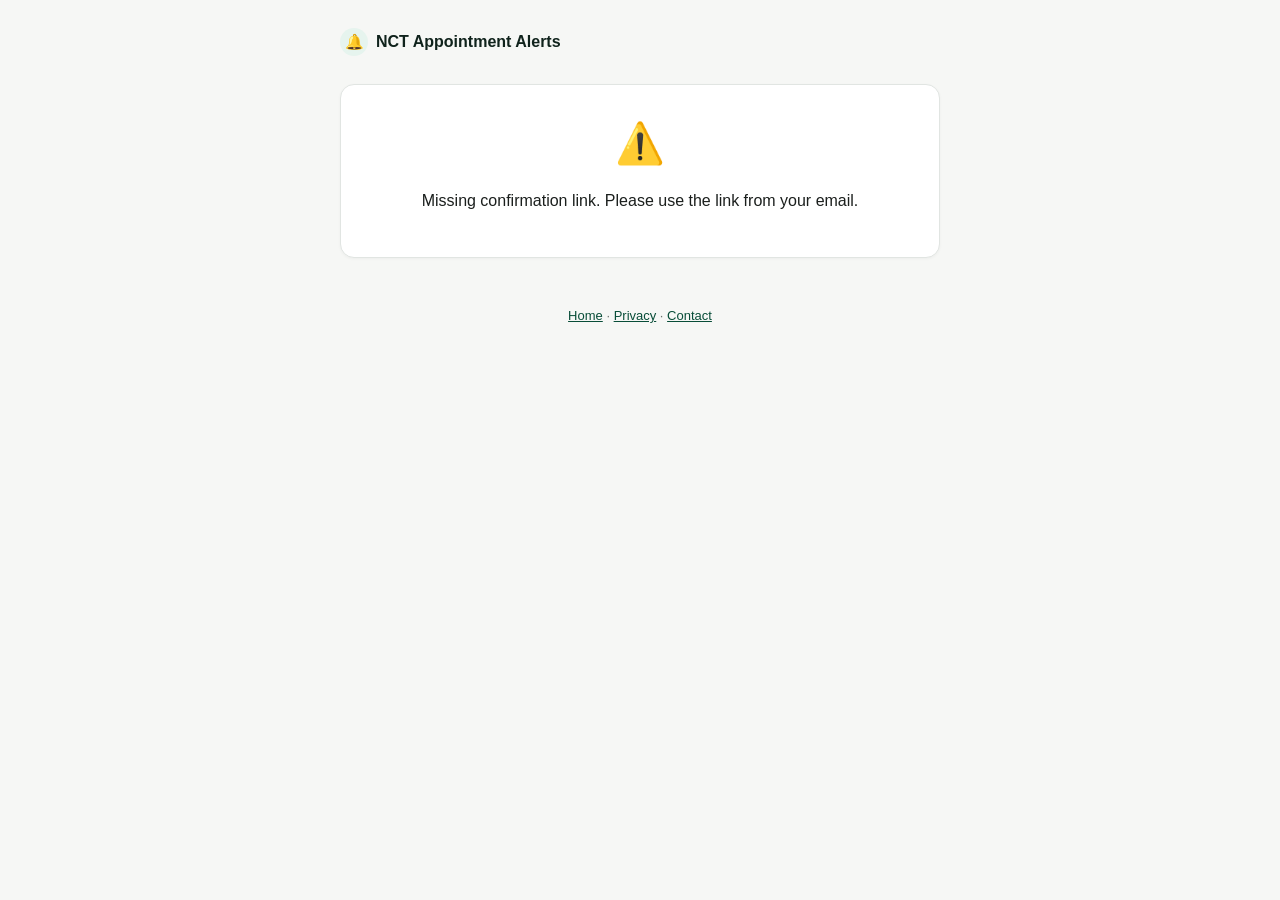
<file: docs/verify.html>
<!doctype html>
<html lang="en">
<head>
  <meta charset="utf-8" />
  <meta name="viewport" content="width=device-width, initial-scale=1" />
  <meta name="robots" content="noindex" />
  <link rel="icon" href="data:image/svg+xml,%3Csvg xmlns='http://www.w3.org/2000/svg' viewBox='0 0 100 100'%3E%3Ccircle cx='50' cy='50' r='46' fill='%230b6e4f'/%3E%3Cpath d='M30 52l14 14 26-30' stroke='white' stroke-width='9' fill='none' stroke-linecap='round' stroke-linejoin='round'/%3E%3C/svg%3E" />
  <title>Confirm your subscription — NCT Appointment Alerts</title>
  <link rel="stylesheet" href="./style.css" />
</head>
<body class="status-page">
  <div class="wrap">
    <div class="brand-bar">
      <a class="brand" href="./index.html"><span class="brand-mark">🔔</span> NCT Appointment Alerts</a>
    </div>
    <div class="card" id="result">
      <div class="icon">⏳</div>
      <p>Confirming…</p>
    </div>
    <footer><a href="./index.html">Home</a> · <a href="./privacy.html">Privacy</a> · <a href="mailto:nctsalerts@gmail.com">Contact</a></footer>
  </div>

  <script src="./config.js"></script>
  <script src="./app.js"></script>
  <script>initVerifyPage();</script>
  <!-- Cloudflare Web Analytics — see privacy.html "Cookies and ads". -->
  <script type='module' src='https://static.cloudflareinsights.com/beacon.min.js' data-cf-beacon='{"token": "9e086355cf7e42c2aa451b2b8494ad18"}'></script>
</body>
</html>
</file>
<file: docs/style.css>
:root {
  --green: #0b6e4f;
  --green-dark: #084d38;
  --green-pale: #e6f4ee;
  --accent: #ff7a45;
  --accent-dark: #e0602c;
  --ink: #10231c;
  --bg: #f6f7f5;
  --card: #ffffff;
  --text: #1b1f1d;
  --muted: #6b7570;
  --border: #e1e5e2;
  --error: #b3261e;
}

* { box-sizing: border-box; }

/* Visually hidden until focused — lets keyboard/screen-reader users jump
   straight past the repeated brand bar and nav to the actual page content. */
.skip-link {
  position: absolute;
  left: -9999px;
  top: auto;
  background: var(--green-dark);
  color: #fff;
  padding: 10px 16px;
  border-radius: 0 0 8px 0;
  font-size: 14px;
  font-weight: 600;
  text-decoration: none;
  z-index: 100;
}

.skip-link:focus {
  left: 0;
  top: 0;
}

body {
  margin: 0;
  font-family: -apple-system, BlinkMacSystemFont, "Segoe UI", Roboto, Helvetica, Arial, sans-serif;
  background: var(--bg);
  color: var(--text);
  line-height: 1.5;
}

.wrap {
  max-width: 1080px;
  margin: 0 auto;
  padding: 28px 20px 80px;
}

/* ---- Brand bar ---- */
.brand-bar {
  display: flex;
  align-items: center;
  justify-content: space-between;
  margin-bottom: 28px;
  flex-wrap: wrap;
  gap: 10px;
}

/* Now also the home link (top-left logo/brand) — .brand is an <a> on every
   page, including index.html itself (clicking it there just reloads home,
   which is harmless and keeps the behavior consistent everywhere). Pinning
   color on :link/:visited stops the browser's default blue/purple link
   colors from overriding the class once it's an anchor. */
.brand,
.brand:link,
.brand:visited {
  font-weight: 700;
  font-size: 16px;
  color: var(--ink);
  text-decoration: none;
  display: flex;
  align-items: center;
  gap: 8px;
}

.brand:hover { color: var(--green-dark); }

.brand-mark {
  display: inline-flex;
  align-items: center;
  justify-content: center;
  width: 28px;
  height: 28px;
  border-radius: 50%;
  background: var(--green-pale);
  font-size: 15px;
}

.brand-nav a {
  color: var(--muted);
  text-decoration: none;
  font-size: 14px;
  margin-left: 18px;
}

.brand-nav a:hover { color: var(--green-dark); }

/* ---- Hero ---- */
.hero {
  display: grid;
  grid-template-columns: 1.1fr 1fr;
  gap: 40px;
  align-items: start;
}

@media (max-width: 860px) {
  .hero { grid-template-columns: 1fr; }
}

.eyebrow {
  display: inline-block;
  font-size: 13px;
  font-weight: 600;
  color: var(--green-dark);
  background: var(--green-pale);
  padding: 6px 12px;
  border-radius: 999px;
  margin: 0 0 16px;
}

.hero-copy h1 {
  font-size: 34px;
  line-height: 1.2;
  margin: 0 0 14px;
  color: var(--ink);
}

.hero-copy h1 .hl {
  color: var(--green);
}

.lede {
  color: #3a3f3c;
  font-size: 16px;
  margin: 0 0 28px;
  max-width: 46ch;
}

.steps {
  list-style: none;
  margin: 0 0 24px;
  padding: 0;
  display: flex;
  flex-direction: column;
  gap: 16px;
}

.steps li {
  display: flex;
  align-items: flex-start;
  gap: 14px;
}

.steps li div { color: #3a3f3c; font-size: 14px; }
.steps li strong { color: var(--ink); font-size: 15px; }

.step-num {
  flex: none;
  width: 26px;
  height: 26px;
  border-radius: 50%;
  background: var(--accent);
  color: #fff;
  font-weight: 700;
  font-size: 13px;
  display: flex;
  align-items: center;
  justify-content: center;
}

.disclaimer {
  color: var(--muted);
  font-size: 13px;
  border-top: 1px solid var(--border);
  padding-top: 16px;
  margin-top: 4px;
}

/* ---- Signup card ---- */
.card {
  background: var(--card);
  border: 1px solid var(--border);
  border-radius: 14px;
  padding: 28px;
  box-shadow: 0 1px 3px rgba(16, 35, 28, 0.04);
}

label {
  display: block;
  font-weight: 600;
  margin-bottom: 6px;
  font-size: 14px;
}

.field {
  margin-bottom: 22px;
}

input[type="email"],
input[type="tel"],
input[type="text"],
select {
  width: 100%;
  padding: 10px 12px;
  border: 1px solid var(--border);
  border-radius: 8px;
  /* 16px, not 15px: iOS Safari auto-zooms the whole page when a focused
     field's font is under 16px, which is a jarring surprise on a form
     that's mostly filled in on a phone. */
  font-size: 16px;
  background: #fff;
  color: var(--text);
  font-family: inherit;
}

input:focus,
select:focus {
  outline: 2px solid var(--green);
  outline-offset: 1px;
}

.centre-field-head {
  display: flex;
  align-items: center;
  justify-content: space-between;
  gap: 8px;
  margin-bottom: 6px;
}

.centre-field-head label { margin-bottom: 0; }

.chip {
  font-size: 12px;
  font-weight: 600;
  color: var(--green-dark);
  background: var(--green-pale);
  padding: 3px 10px;
  border-radius: 999px;
  white-space: nowrap;
}

.centre-search {
  margin-bottom: 8px;
}

.centre-grid {
  display: grid;
  grid-template-columns: repeat(auto-fill, minmax(170px, 1fr));
  gap: 4px;
  max-height: 280px;
  overflow-y: auto;
  padding: 10px;
  border: 1px solid var(--border);
  border-radius: 8px;
  background: #fbfbfa;
}

.centre-option {
  display: flex;
  align-items: flex-start;
  gap: 8px;
  font-weight: 400;
  font-size: 14px;
  padding: 5px 6px;
  border-radius: 6px;
  cursor: pointer;
}

.centre-option:hover { background: #f0f2f0; }

.centre-option input[type="checkbox"] {
  width: 16px;
  height: 16px;
  margin-top: 2px;
  accent-color: var(--green);
  flex: none;
}

.centre-option .centre-name-wrap { display: flex; flex-direction: column; line-height: 1.25; }
.centre-option .centre-county { color: var(--muted); font-size: 12.5px; }
.centre-option.is-hidden { display: none; }

.hint {
  color: var(--muted);
  font-size: 13px;
  margin-top: 6px;
}

.hint-inline { font-weight: 400; color: var(--muted); }

.whatsapp-field,
.code-field {
  margin-bottom: 22px;
  border: 1px solid var(--border);
  border-radius: 8px;
  padding: 10px 14px;
}

.whatsapp-field summary,
.code-field summary {
  cursor: pointer;
  font-weight: 600;
  font-size: 14px;
  color: var(--ink);
}

.whatsapp-field[open] summary,
.code-field[open] summary { margin-bottom: 4px; }

/* ---- Plan selector ---- */
.plan-options {
  display: grid;
  grid-template-columns: repeat(auto-fit, minmax(160px, 1fr));
  gap: 8px;
}

.plan-option {
  display: block;
  border: 1px solid var(--border);
  border-radius: 8px;
  padding: 10px 12px;
  cursor: pointer;
  font-weight: 400;
}

.plan-option:hover { background: #f0f2f0; }

.plan-option.is-selected {
  border-color: var(--green);
  background: var(--green-pale);
}

.plan-option input[type="radio"] {
  accent-color: var(--green);
  margin-right: 6px;
}

.plan-option .plan-name {
  font-weight: 600;
  font-size: 14px;
  color: var(--ink);
}

.plan-option .plan-price {
  font-size: 12.5px;
  color: var(--muted);
  margin: 2px 0 0 22px;
}

.garage-interval-field {
  margin: 10px 0 0;
}

.interval-options {
  display: flex;
  gap: 8px;
  flex-wrap: wrap;
}

.interval-option {
  border: 1px solid var(--border);
  border-radius: 999px;
  padding: 6px 14px;
  font-size: 13px;
  font-weight: 600;
  cursor: pointer;
  color: var(--text);
}

.interval-option:hover { background: #f0f2f0; }

.interval-option.is-selected {
  border-color: var(--green);
  background: var(--green-pale);
  color: var(--green-dark);
}

.interval-option input[type="radio"] {
  accent-color: var(--green);
  margin-right: 5px;
}

button {
  appearance: none;
  border: none;
  background: var(--green);
  color: #fff;
  font-size: 15px;
  font-weight: 600;
  padding: 12px 20px;
  border-radius: 8px;
  cursor: pointer;
  width: 100%;
}

button:hover { background: var(--green-dark); }
button:disabled { opacity: 0.6; cursor: not-allowed; }

.hp-field {
  position: absolute;
  left: -9999px;
  width: 1px;
  height: 1px;
  overflow: hidden;
}

.privacy-note {
  text-align: center;
  color: var(--muted);
  font-size: 12px;
  margin: 10px 0 0;
}

.status {
  margin-top: 18px;
  padding: 12px 14px;
  border-radius: 8px;
  font-size: 14px;
  display: none;
}

.status.show { display: block; }
.status.success { background: var(--green-pale); color: var(--green-dark); }
.status.error { background: #fbebea; color: var(--error); }

.status-page .wrap { max-width: 640px; }
.status-page .card { text-align: center; }

.status-page .icon {
  font-size: 40px;
  margin-bottom: 12px;
}

/* ---- Live availability page ---- */
.avail-header { max-width: 640px; margin-bottom: 28px; }
.avail-header h1 { font-size: 28px; margin: 0 0 10px; color: var(--ink); }
.avail-header .eyebrow { margin-bottom: 12px; }
.avail-header .lede { margin: 0; }

.avail-list {
  display: grid;
  grid-template-columns: repeat(auto-fill, minmax(260px, 1fr));
  gap: 14px;
  margin-bottom: 12px;
}

.avail-card {
  background: var(--card);
  border: 1px solid var(--border);
  border-radius: 12px;
  padding: 16px 18px;
}

.avail-card h3 { font-size: 15px; margin: 0 0 10px; color: var(--ink); }

.avail-dates { display: flex; flex-direction: column; gap: 8px; }

.avail-date-row {
  display: flex;
  justify-content: space-between;
  gap: 10px;
  font-size: 13.5px;
  padding: 6px 0;
  border-top: 1px solid var(--border);
}

.avail-date-row:first-child { border-top: none; padding-top: 0; }

.avail-date { color: var(--ink); font-weight: 600; }
.avail-times { color: var(--muted); text-align: right; }

/* On a narrow phone a long comma-separated time list squeezed into ~50%
   of the row width just wraps into ragged right-aligned lines, which is
   hard to scan. Stack date above times, both left-aligned, instead. */
@media (max-width: 480px) {
  .avail-date-row {
    flex-direction: column;
    gap: 2px;
  }
  .avail-times { text-align: left; }
}

.no-avail-heading {
  font-size: 15px;
  color: var(--muted);
  font-weight: 600;
  margin: 32px 0 12px;
}

.no-avail-pills {
  display: flex;
  flex-wrap: wrap;
  gap: 8px;
}

.no-avail-pill {
  font-size: 12.5px;
  color: var(--muted);
  background: #eef0ee;
  border: 1px solid var(--border);
  padding: 5px 11px;
  border-radius: 999px;
}

.cta-link {
  display: inline-block;
  margin-top: 10px;
  color: var(--green-dark);
  font-weight: 600;
  text-decoration: none;
}

.cta-link:hover { text-decoration: underline; }

/* ---- Urgent / short-notice section ---- */
.urgent-cta {
  display: inline-flex;
  align-items: center;
  gap: 6px;
  margin: 0 0 20px;
  padding: 9px 16px;
  border-radius: 999px;
  background: #fff3ec;
  border: 1px solid #ffd2b8;
  color: var(--accent-dark);
  font-weight: 600;
  font-size: 13.5px;
  text-decoration: none;
}

.urgent-cta:hover { background: #ffe6d8; }

.urgent-section {
  margin-bottom: 32px;
  scroll-margin-top: 20px;
}

.urgent-heading {
  font-size: 16px;
  margin: 0 0 12px;
  color: var(--accent-dark);
}

.urgent-list {
  display: grid;
  grid-template-columns: repeat(auto-fill, minmax(240px, 1fr));
  gap: 12px;
}

.urgent-card {
  background: #fffaf7;
  border: 1px solid #ffd2b8;
  border-radius: 12px;
  padding: 14px 16px;
}

.urgent-card h4 { font-size: 14px; margin: 0 0 6px; color: var(--ink); }
.urgent-card .urgent-when { color: var(--accent-dark); font-weight: 600; font-size: 13px; }
.urgent-card .avail-times { color: var(--muted); font-size: 13px; }

.urgent-empty {
  background: var(--card);
  border: 1px dashed var(--border);
  border-radius: 12px;
  padding: 16px 18px;
  color: var(--muted);
  font-size: 13.5px;
}

/* ---- Stats page ---- */
.stats-summary {
  display: grid;
  grid-template-columns: repeat(auto-fit, minmax(180px, 1fr));
  gap: 14px;
  margin-bottom: 32px;
}

.stat-card {
  background: var(--card);
  border: 1px solid var(--border);
  border-radius: 12px;
  padding: 18px;
  text-align: center;
}

.stat-card .stat-value {
  font-size: 28px;
  font-weight: 700;
  color: var(--green-dark);
  display: block;
  margin-bottom: 4px;
}

.stat-card .stat-label {
  font-size: 12.5px;
  color: var(--muted);
}

.stats-table-wrap {
  overflow-x: auto;
  -webkit-overflow-scrolling: touch;
  background: var(--card);
  border: 1px solid var(--border);
  border-radius: 12px;
}

/* The table is wider than a phone screen (it has 4 columns of real data),
   so on narrow viewports it scrolls sideways inside its border — but
   nothing about a bordered box says "swipe me", so on desktop this hint
   would just be noise next to a table that already fits. Shown only
   below the width where the table actually needs to scroll. */
.swipe-hint {
  display: none;
  color: var(--muted);
  font-size: 12.5px;
  margin: 0 0 8px;
}

@media (max-width: 760px) {
  .swipe-hint { display: block; }
}

table.stats-table {
  width: 100%;
  border-collapse: collapse;
  font-size: 13.5px;
}

table.stats-table th,
table.stats-table td {
  text-align: left;
  padding: 10px 14px;
  border-bottom: 1px solid var(--border);
  white-space: nowrap;
}

table.stats-table th {
  color: var(--muted);
  font-weight: 600;
  font-size: 12.5px;
  text-transform: uppercase;
  letter-spacing: 0.02em;
}

table.stats-table tr:last-child td { border-bottom: none; }

.stats-bar-track {
  display: inline-block;
  width: 80px;
  height: 6px;
  border-radius: 999px;
  background: #eef0ee;
  vertical-align: middle;
  margin-right: 8px;
  overflow: hidden;
}

.stats-bar-fill {
  display: block;
  height: 100%;
  background: var(--green);
  border-radius: 999px;
}

.stats-note {
  background: var(--green-pale);
  border: 1px solid #cfe9dd;
  border-radius: 10px;
  padding: 12px 16px;
  color: var(--green-dark);
  font-size: 13.5px;
  margin-bottom: 24px;
}

/* ---- About / how it works / FAQ ---- */
.about {
  margin-top: 56px;
  padding: 4px 4px 0;
  scroll-margin-top: 20px;
}

.about h2 {
  font-size: 21px;
  margin: 0 0 20px;
  color: var(--ink);
}

.feature-grid {
  display: grid;
  grid-template-columns: repeat(auto-fit, minmax(220px, 1fr));
  gap: 18px;
}

.feature {
  background: var(--card);
  border: 1px solid var(--border);
  border-radius: 12px;
  padding: 20px;
}

.feature-icon { font-size: 22px; margin-bottom: 8px; }
.feature h3 { font-size: 15px; margin: 0 0 6px; color: var(--ink); }
.feature p { font-size: 13.5px; color: #3a3f3c; margin: 0; }

.faq-list {
  display: grid;
  gap: 14px;
}

.faq-item {
  background: var(--card);
  border: 1px solid var(--border);
  border-radius: 10px;
  padding: 16px 18px;
}

.faq-item p { margin: 0; font-size: 14px; color: #3a3f3c; }
.faq-q { font-weight: 600; color: var(--ink); margin-bottom: 6px !important; }

footer {
  margin-top: 48px;
  text-align: center;
  color: var(--muted);
  font-size: 13px;
}

footer a { color: var(--green-dark); }
</file>
